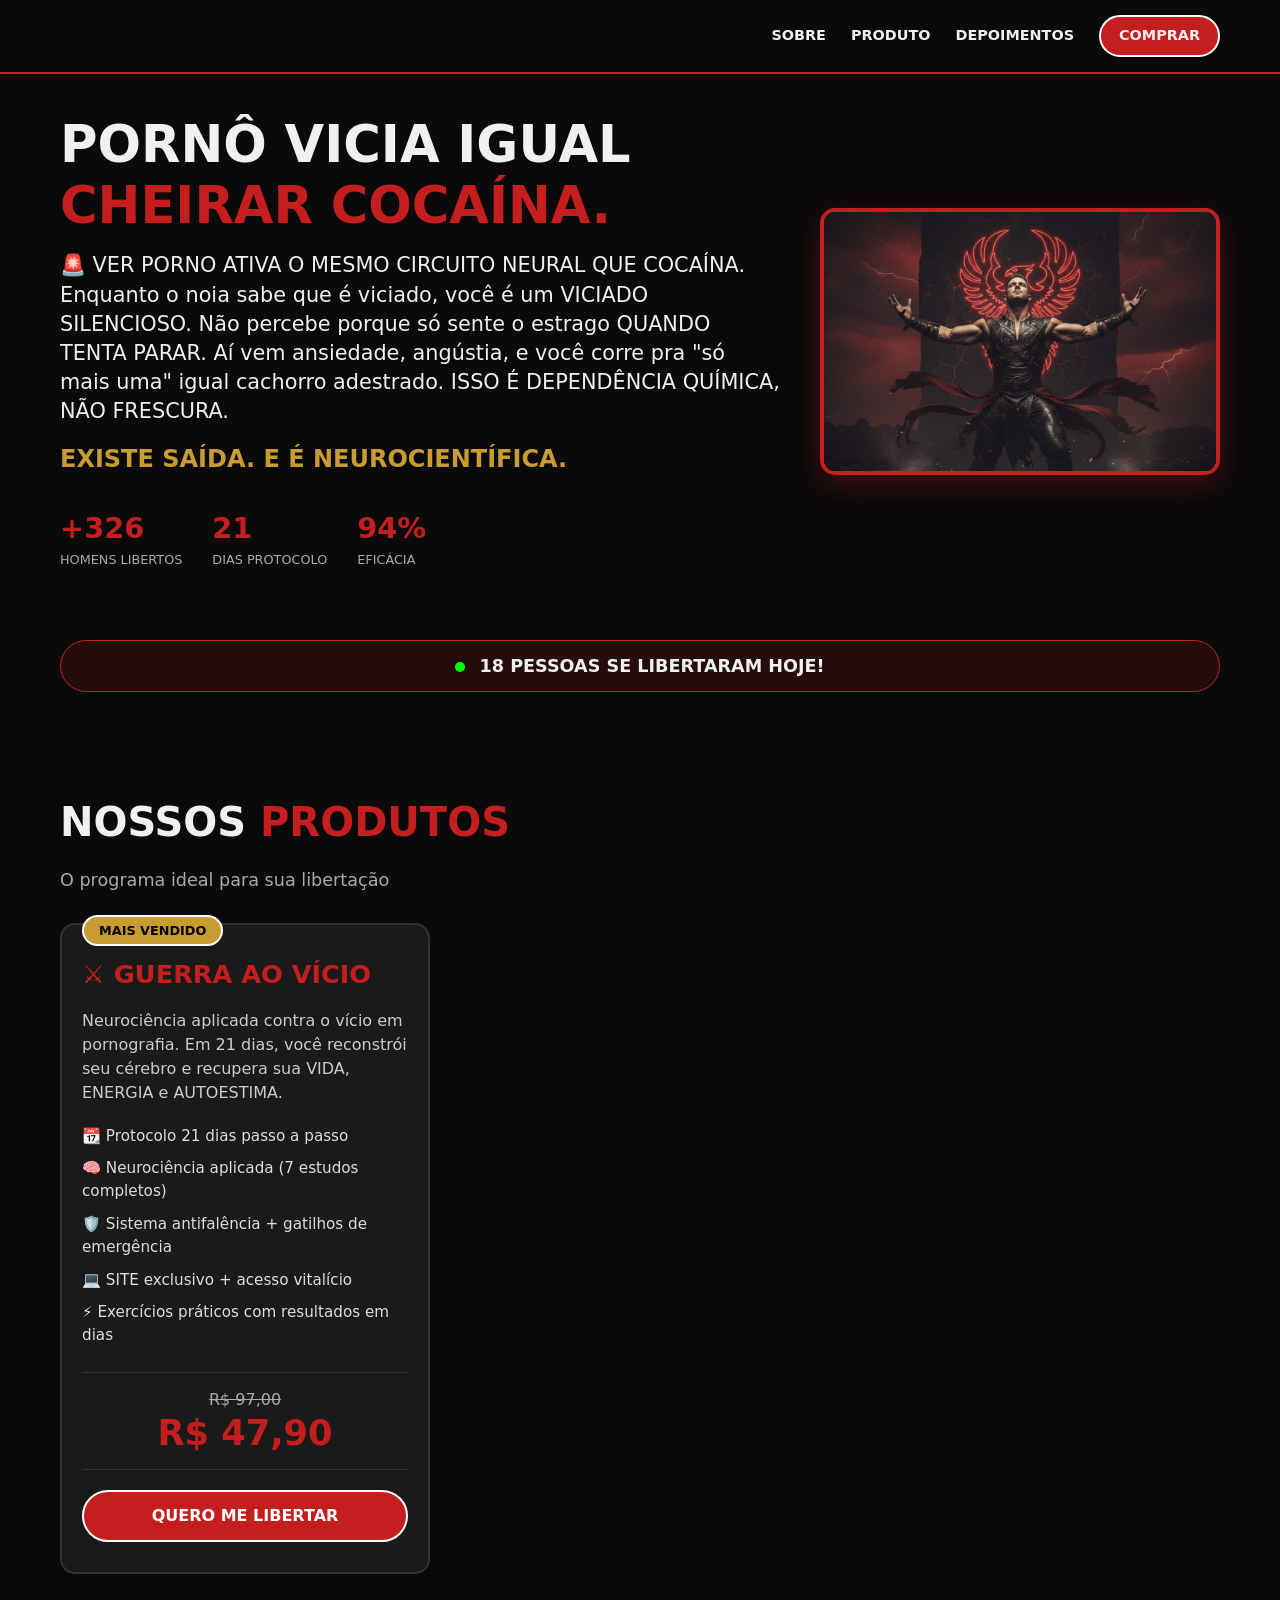
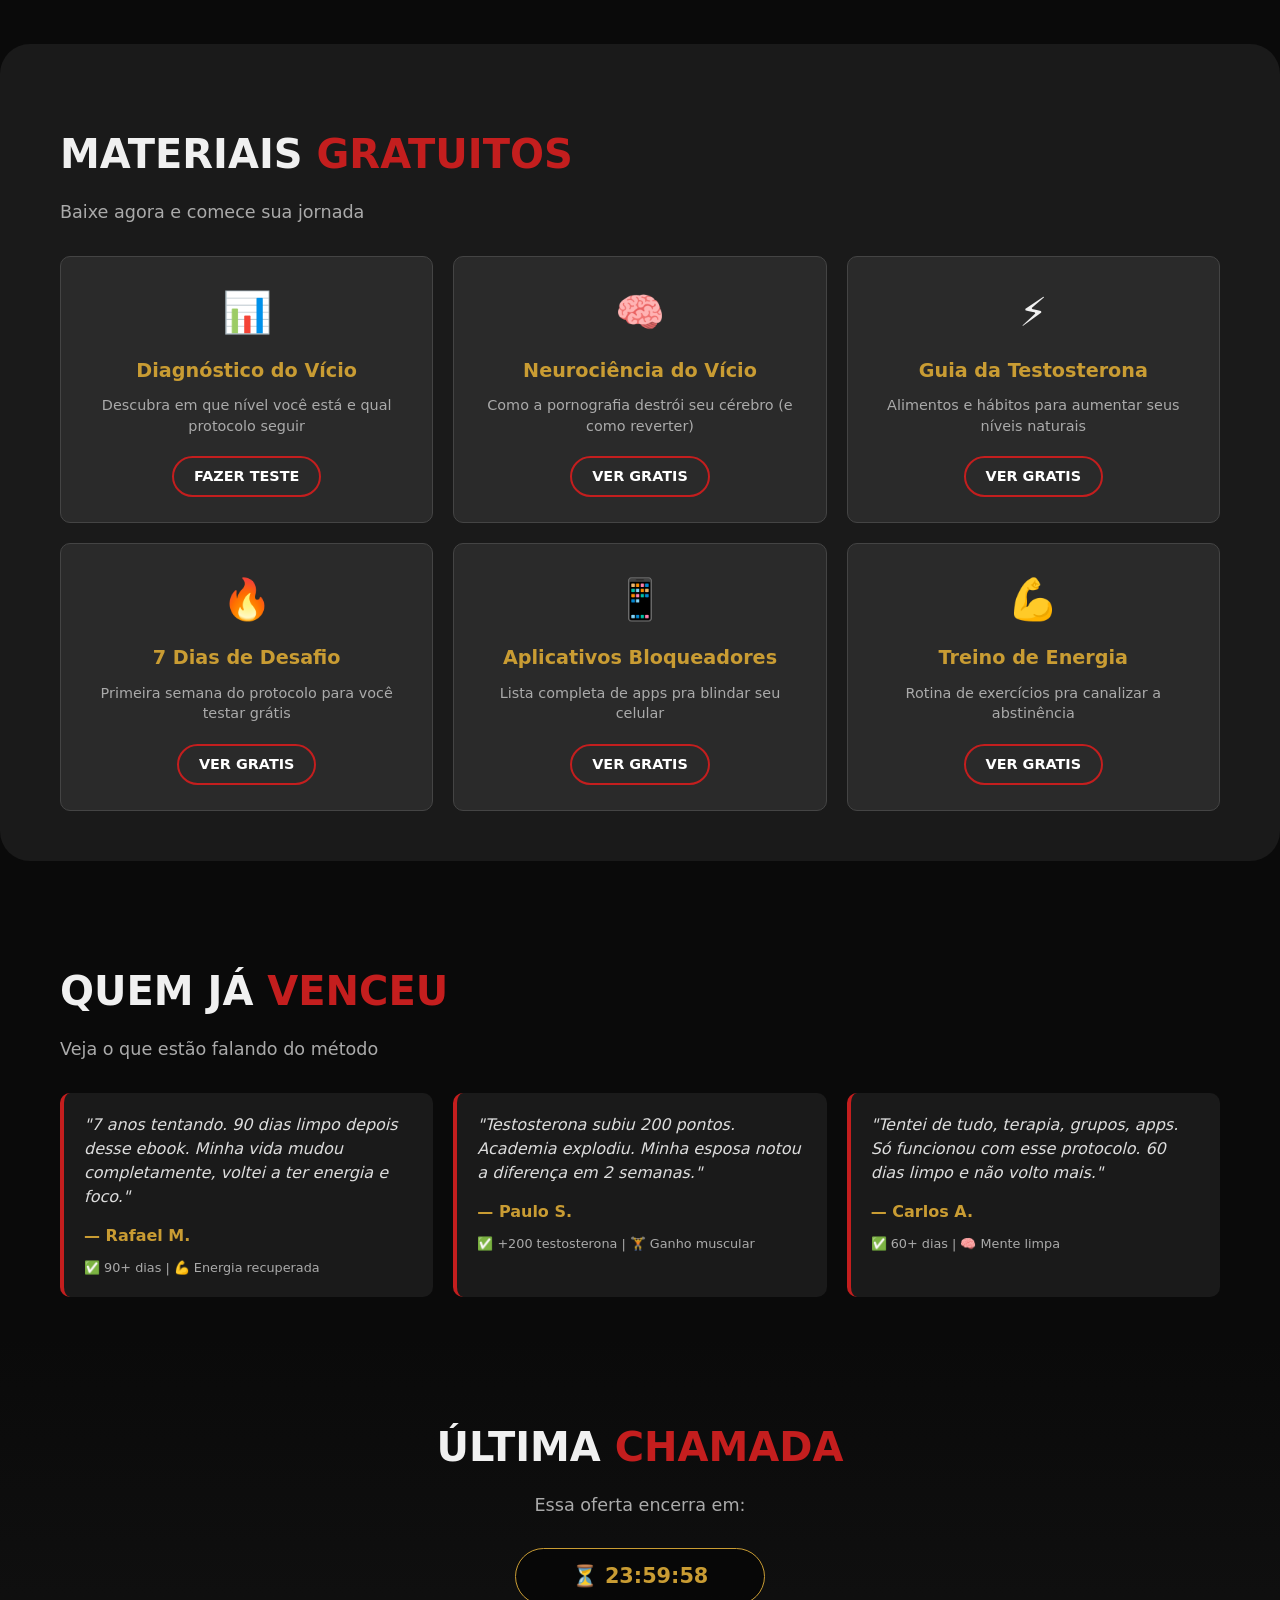
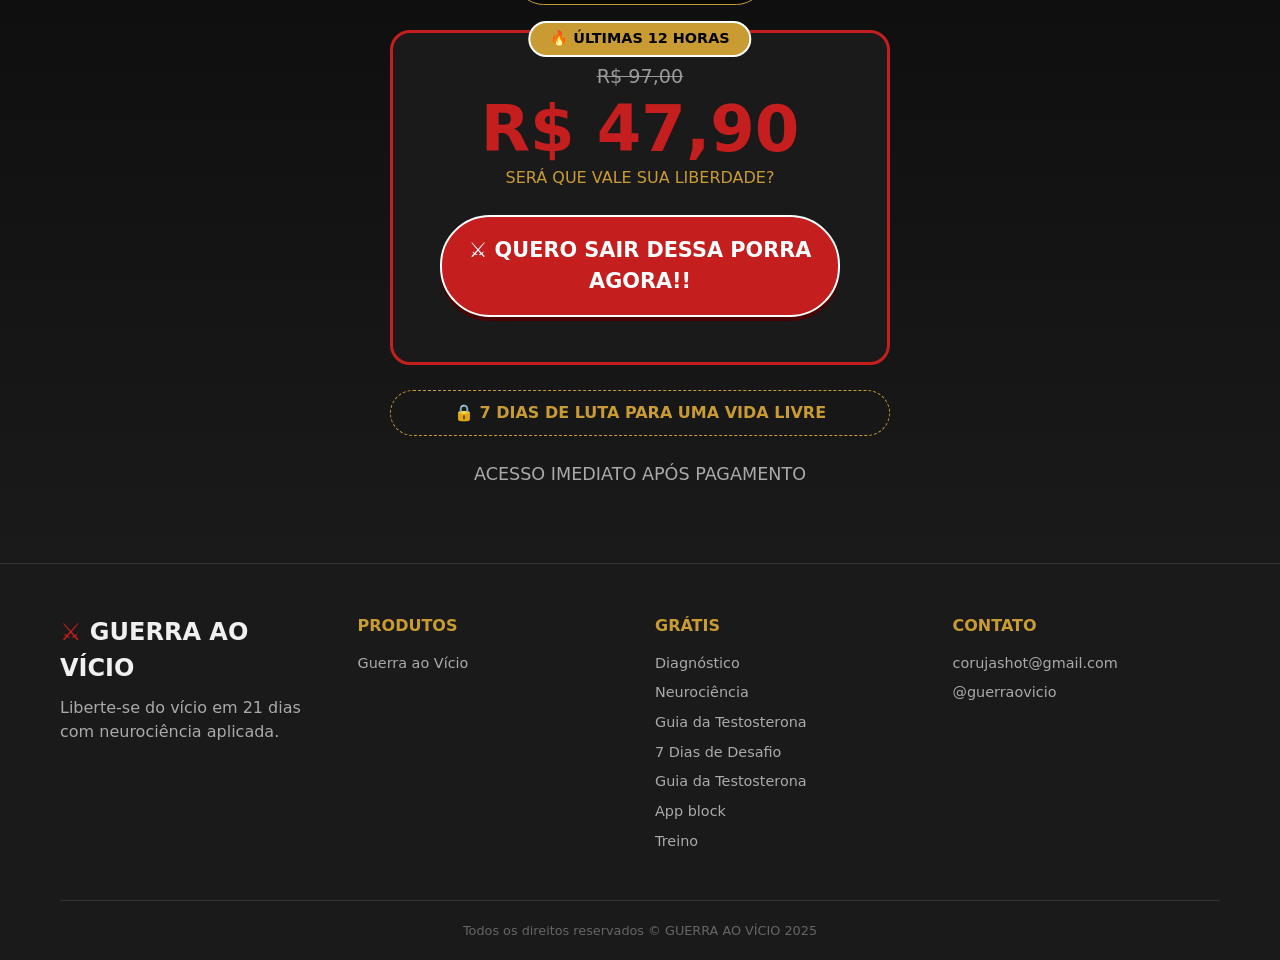
<file: index.html>
<!doctype html>
<html lang="pt-br">
  <head>
    <meta charset="UTF-8" />
    <meta name="viewport" content="width=device-width, initial-scale=1.0" />
    <meta
      name="description"
      content="GUERRA AO VÍCIO - Acabe com a pornografia em 21 dias com neurociência aplicada"
    />
    <title>GUERRA AO VÍCIO - Liberte-se do vício</title>
    <link rel="stylesheet" href="style.css" />
  </head>
  <body>
    <!-- HEADER COM MENU -->
    <header>
      <div class="container">
        <div class="header-flex">
          <div class="logo"><span></span></div>
          <nav class="menu">
            <a href="#sobre">SOBRE</a>
            <a href="#produtos">PRODUTO</a>
            <a href="#depoimentos">DEPOIMENTOS</a>
            <a href="#comprar" class="menu-cta">COMPRAR</a>
          </nav>
        </div>
      </div>
    </header>

    <!-- HERO DE IMPACTO (adaptado) -->
    <section class="hero" id="sobre">
      <div class="container">
        <div class="hero-flex">
          <div class="hero-content">
            <h1>
              PORNÔ VICIA IGUAL <span class="red-text">CHEIRAR COCAÍNA.</span>
            </h1>
            <p class="hero-text">
              🚨 VER PORNO ATIVA O MESMO CIRCUITO NEURAL QUE COCAÍNA. Enquanto o
              noia sabe que é viciado, você é um VICIADO SILENCIOSO. Não percebe
              porque só sente o estrago QUANDO TENTA PARAR. Aí vem ansiedade,
              angústia, e você corre pra "só mais uma" igual cachorro adestrado.
              ISSO É DEPENDÊNCIA QUÍMICA, NÃO FRESCURA.
            </p>

            <p class="hero-highlight">Existe saída. E é neurocientífica.</p>
            <div class="hero-stats">
              <div class="stat-item">
                <span class="stat-number">+326</span>
                <span class="stat-label">HOMENS LIBERTOS</span>
              </div>
              <div class="stat-item">
                <span class="stat-number">21</span>
                <span class="stat-label">DIAS PROTOCOLO</span>
              </div>
              <div class="stat-item">
                <span class="stat-number">94%</span>
                <span class="stat-label">EFICÁCIA</span>
              </div>
            </div>
          </div>
          <img
            src="https://andersonsantosx.github.io/SEUMENTOR/img/libertacao.jpg"
            alt="Homem liberto!!"
            class="hero-image"
            loading="lazy"
          />
        </div>
      </div>
    </section>

    <!-- COMPRAS AO VIVO (igual teu, mas mais integrado) -->
    <div class="container">
      <div class="live-sales">
        <span class="live-dot"></span> <span id="liveCounter">17</span> PESSOAS
        SE LIBERTARAM HOJE!
      </div>
    </div>

    <!-- PRODUTOS (estilo GRUPOEXPAT - CARDS) -->
    <section class="produtos" id="produtos">
      <div class="container">
        <h2>NOSSOS <span class="red-text">PRODUTOS</span></h2>
        <p class="section-sub">O programa ideal para sua libertação</p>

        <div class="cards-grid">
          <!-- Card 1 - Principal -->
          <div class="card">
            <div class="card-badge">MAIS VENDIDO</div>
            <h3>⚔️ GUERRA AO VÍCIO</h3>
            <p class="card-desc">
              Neurociência aplicada contra o vício em pornografia. Em 21 dias,
              você reconstrói seu cérebro e recupera sua VIDA, ENERGIA e
              AUTOESTIMA.
            </p>
            <ul class="card-list">
              <li>📆 Protocolo 21 dias passo a passo</li>
              <li>🧠 Neurociência aplicada (7 estudos completos)</li>
              <li>🛡️ Sistema antifalência + gatilhos de emergência</li>
              <li>💻 SITE exclusivo + acesso vitalício</li>
              <li>⚡ Exercícios práticos com resultados em dias</li>
            </ul>
            <div class="card-price">
              <span class="card-price-old">R$ 97,00</span>
              <span class="card-price-new">R$ 47,90</span>
            </div>
            <a href="https://t.me/OficialMentorBot" class="card-btn"
              >QUERO ME LIBERTAR</a
            >
          </div>
        </div>
      </div>
    </section>

    <!-- MATERIAIS GRATUITOS (igual grupoexpat - GRID) -->
    <section class="gratuitos">
      <div class="container">
        <h2>MATERIAIS <span class="red-text">GRATUITOS</span></h2>
        <p class="section-sub">Baixe agora e comece sua jornada</p>

        <div class="gratuitos-grid">
          <div class="gratuito-item">
            <div class="gratuito-icon">📊</div>
            <h4>Diagnóstico do Vício</h4>
            <p>Descubra em que nível você está e qual protocolo seguir</p>
            <a href="diagnostico.html" class="gratuito-btn">FAZER TESTE</a>
          </div>

          <div class="gratuito-item">
            <div class="gratuito-icon">🧠</div>
            <h4>Neurociência do Vício</h4>
            <p>Como a pornografia destrói seu cérebro (e como reverter)</p>
            <a href="neurociencia.html" class="gratuito-btn">VER GRATIS</a>
          </div>

          <div class="gratuito-item">
            <div class="gratuito-icon">⚡</div>
            <h4>Guia da Testosterona</h4>
            <p>Alimentos e hábitos para aumentar seus níveis naturais</p>
            <a href="testosterona.html" class="gratuito-btn">VER GRATIS</a>
          </div>

          <div class="gratuito-item">
            <div class="gratuito-icon">🔥</div>
            <h4>7 Dias de Desafio</h4>
            <p>Primeira semana do protocolo para você testar grátis</p>
            <a href="desafio7dias.html" class="gratuito-btn">VER GRATIS</a>
          </div>

          <div class="gratuito-item">
            <div class="gratuito-icon">📱</div>
            <h4>Aplicativos Bloqueadores</h4>
            <p>Lista completa de apps pra blindar seu celular</p>
            <a href="aplicativos.html" class="gratuito-btn">VER GRATIS</a>
          </div>

          <div class="gratuito-item">
            <div class="gratuito-icon">💪</div>
            <h4>Treino de Energia</h4>
            <p>Rotina de exercícios pra canalizar a abstinência</p>
            <a href="treino.html" class="gratuito-btn">VER GRATIS</a>
          </div>
        </div>
      </div>
    </section>

    <!-- PROVA SOCIAL (melhorada) -->
    <section class="depoimentos" id="depoimentos">
      <div class="container">
        <h2>QUEM JÁ <span class="red-text">VENCEU</span></h2>
        <p class="section-sub">Veja o que estão falando do método</p>

        <div class="depoimentos-grid">
          <div class="depoimento-card">
            <div class="depoimento-text">
              "7 anos tentando. 90 dias limpo depois desse ebook. Minha vida
              mudou completamente, voltei a ter energia e foco."
            </div>
            <div class="depoimento-autor">— Rafael M.</div>
            <div class="depoimento-tags">
              ✅ 90+ dias | 💪 Energia recuperada
            </div>
          </div>

          <div class="depoimento-card">
            <div class="depoimento-text">
              "Testosterona subiu 200 pontos. Academia explodiu. Minha esposa
              notou a diferença em 2 semanas."
            </div>
            <div class="depoimento-autor">— Paulo S.</div>
            <div class="depoimento-tags">
              ✅ +200 testosterona | 🏋️ Ganho muscular
            </div>
          </div>

          <div class="depoimento-card">
            <div class="depoimento-text">
              "Tentei de tudo, terapia, grupos, apps. Só funcionou com esse
              protocolo. 60 dias limpo e não volto mais."
            </div>
            <div class="depoimento-autor">— Carlos A.</div>
            <div class="depoimento-tags">✅ 60+ dias | 🧠 Mente limpa</div>
          </div>
        </div>
      </div>
    </section>

    <!-- CTA DIRETO (mantendo teu timer e preço) -->
    <section class="cta" id="comprar">
      <div class="container">
        <h2>ÚLTIMA <span class="red-text">CHAMADA</span></h2>
        <p class="section-sub">Essa oferta encerra em:</p>

        <div class="timer" id="timer">⏳ 23:59:00</div>

        <div class="price-box">
          <div class="price-badge">🔥 ÚLTIMAS 12 HORAS</div>
          <div class="price-old">R$ 97,00</div>
          <div class="price-new">R$ 47,90</div>
          <div class="price-parc">SERÁ QUE VALE SUA LIBERDADE?</div>
          <a href="https://t.me/OficialMentorBot" class="btn"
            >⚔️ QUERO SAIR DESSA PORRA AGORA!!</a
          >
        </div>

        <div class="garantia">🔒 7 DIAS DE LUTA PARA UMA VIDA LIVRE</div>

        <div class="pagamento-icons">
          <span>ACESSO IMEDIATO APÓS PAGAMENTO</span>
        </div>
      </div>
    </section>

    <!-- FOOTER -->
    <footer>
      <div class="container">
        <div class="footer-grid">
          <div class="footer-col">
            <div class="logo"><span>⚔️</span> GUERRA AO VÍCIO</div>
            <p>Liberte-se do vício em 21 dias com neurociência aplicada.</p>
          </div>
          <div class="footer-col">
            <h4>PRODUTOS</h4>
            <a href="#">Guerra ao Vício</a>
          </div>
          <div class="footer-col">
            <h4>GRÁTIS</h4>
            <a href="diagnostico.html">Diagnóstico</a>
            <a href="neurociencia.html">Neurociência</a>
            <a href="testosterona.html">Guia da Testosterona</a>
            <a href="desafio7dias.html">7 Dias de Desafio</a>
            <a href="testosterona.html">Guia da Testosterona</a>
            <a href="aplicativos.html"> App block</a>
            <a href="treino.html"> Treino </a>
          </div>
          <div class="footer-col">
            <h4>CONTATO</h4>
            <a href="#">corujashot@gmail.com</a>
            <a href="#">@guerraovicio</a>
          </div>
        </div>
        <div class="footer-bottom">
          Todos os direitos reservados © GUERRA AO VÍCIO 2025
        </div>
      </div>
    </footer>

    <!-- BOTÃO FLUTUANTE -->
    <a href="#comprar" class="floating-btn" id="floatingBtn">⚔️ COMPRAR</a>

    <script>
      // BOTÃO FLUTUANTE
      window.addEventListener("scroll", function () {
        document
          .getElementById("floatingBtn")
          .classList.toggle("show", window.scrollY > 300);
      });

      // TIMER INTELIGENTE - VERSÃO FINAL
      let timerInterval;
      let counterInterval;

      function iniciarTimer() {
        if (timerInterval) clearInterval(timerInterval);

        // USA O LOCAL STORAGE PRA MANTER O TIMER CONSISTENTE
        if (!localStorage.getItem("fimOferta")) {
          const fim = new Date().getTime() + 24 * 60 * 60 * 1000;
          localStorage.setItem("fimOferta", fim);
        }

        atualizarTimer();
        timerInterval = setInterval(atualizarTimer, 1000);
      }

      function atualizarTimer() {
        const timerElement = document.getElementById("timer");
        if (!timerElement) return; // VERIFICA SE A PORRA DO ELEMENTO AINDA EXISTE

        const fim = parseInt(localStorage.getItem("fimOferta") || 0);
        const diff = fim - new Date().getTime();

        if (diff <= 0) {
          timerElement.innerHTML = "⏳ ENCERRADO";
          localStorage.removeItem("fimOferta");
          clearInterval(timerInterval);
          return;
        }

        const h = Math.floor(diff / 3600000);
        const m = Math.floor((diff % 3600000) / 60000);
        const s = Math.floor((diff % 60000) / 1000);

        timerElement.innerHTML = `⏳ ${h.toString().padStart(2, "0")}:${m.toString().padStart(2, "0")}:${s.toString().padStart(2, "0")}`;
      }

      // FUNÇÃO PRA CALCULAR AUMENTO BASEADO NO HORÁRIO
      function calcularAumento(hora) {
        // HORÁRIO DE PICO (19-22h): AUMENTA MAIS
        if (hora >= 19 && hora <= 22) {
          return Math.floor(Math.random() * 4) + 2; // 2-5
        }
        // HORÁRIO COMERCIAL (10-18h): AUMENTO MÉDIO
        else if (hora >= 10 && hora <= 18) {
          return Math.floor(Math.random() * 3) + 1; // 1-3
        }
        // OUTROS HORÁRIOS: AUMENTO PEQUENO OU NADA
        else {
          return Math.floor(Math.random() * 2); // 0-1
        }
      }

      // CONTADOR QUE SOBE ATÉ 46 E MANTÉM
      function iniciarContador() {
        const counterElement = document.getElementById("liveCounter");
        if (!counterElement) return;

        if (counterInterval) clearInterval(counterInterval);

        // VERIFICA SE É NOVO DIA PRA RESETAR
        const ultimoReset = localStorage.getItem("ultimoReset");
        const hoje = new Date().toDateString();

        if (ultimoReset !== hoje) {
          // RESETA SÓ SE PASSOU DO DIA
          localStorage.setItem("liveCounter", 18);
          localStorage.setItem("ultimoReset", hoje);
          console.log("🔄 NOVO DIA, CONTADOR RESETADO");
        }

        // PEGA O VALOR SALVO OU COMEÇA COM 18
        let liveCounter = parseInt(localStorage.getItem("liveCounter") || 18);
        counterElement.textContent = liveCounter;

        // SE JÁ TIVER CHEGADO NO LIMITE, MUDA A COR
        if (liveCounter >= 45) {
          counterElement.style.color = "#ff0000";
          counterElement.style.fontWeight = "bold";
        }

        counterInterval = setInterval(() => {
          const hora = new Date().getHours();
          const counterElement = document.getElementById("liveCounter");
          if (!counterElement) return;

          // RECUPERA O VALOR ATUAL (PODE TER MUDADO EM OUTRA ABA)
          liveCounter = parseInt(localStorage.getItem("liveCounter") || 18);

          // SÓ ATUALIZA EM HORÁRIO COMERCIAL E SE NÃO PASSOU DE 46
          if (hora >= 8 && hora <= 23 && liveCounter < 46) {
            // USA A FUNÇÃO DE AUMENTO INTELIGENTE
            const aumento = calcularAumento(hora);
            liveCounter += aumento;

            // SE PASSOU DE 46, TRAVA EM 46
            if (liveCounter > 46) liveCounter = 46;

            // SALVA A PORRA TODA
            localStorage.setItem("liveCounter", liveCounter);

            // SE CHEGOU NO LIMITE, MUDA O TEXTO PRA PRESSIONAR
            if (liveCounter >= 45) {
              counterElement.style.color = "#ff0000";
              counterElement.style.fontWeight = "bold";
            }

            // LOG PRA VOCÊ ACOMPANHAR (REMOVER EM PRODUÇÃO)
            console.log(`👥 CONTADOR: ${liveCounter} (${aumento})`);
          }

          counterElement.textContent = liveCounter;

          // SE JÁ TÁ NO LIMITE, DIMINUI FREQUÊNCIA PRA ECONOMIZAR
          if (liveCounter >= 46) {
            clearInterval(counterInterval);
            // INTERVAL SÓ PRA MANTER O VALOR
            counterInterval = setInterval(() => {
              const el = document.getElementById("liveCounter");
              if (el) el.textContent = 46;
            }, 60000);
          }
        }, 30000); // 30 SEGUNDOS PRA PARECER MAIS REAL
      }

      // FUNÇÃO PRA RESETAR MANUALMENTE (SE PRECISAR)
      function resetarContador() {
        localStorage.setItem("liveCounter", 18);
        localStorage.setItem("ultimoReset", new Date().toDateString());
        const el = document.getElementById("liveCounter");
        if (el) {
          el.textContent = 18;
          el.style.color = "";
          el.style.fontWeight = "";
        }
        console.log("🔄 CONTADOR RESETADO MANUALMENTE");
      }

      // INICIA TUDO QUANDO O DOM CARREGAR
      document.addEventListener("DOMContentLoaded", function () {
        iniciarTimer();
        iniciarContador();
      });

      // LIMPEZA AO SAIR
      window.addEventListener("beforeunload", function () {
        if (timerInterval) clearInterval(timerInterval);
        if (counterInterval) clearInterval(counterInterval);
      });
    </script>
  </body>
</html>
</file>
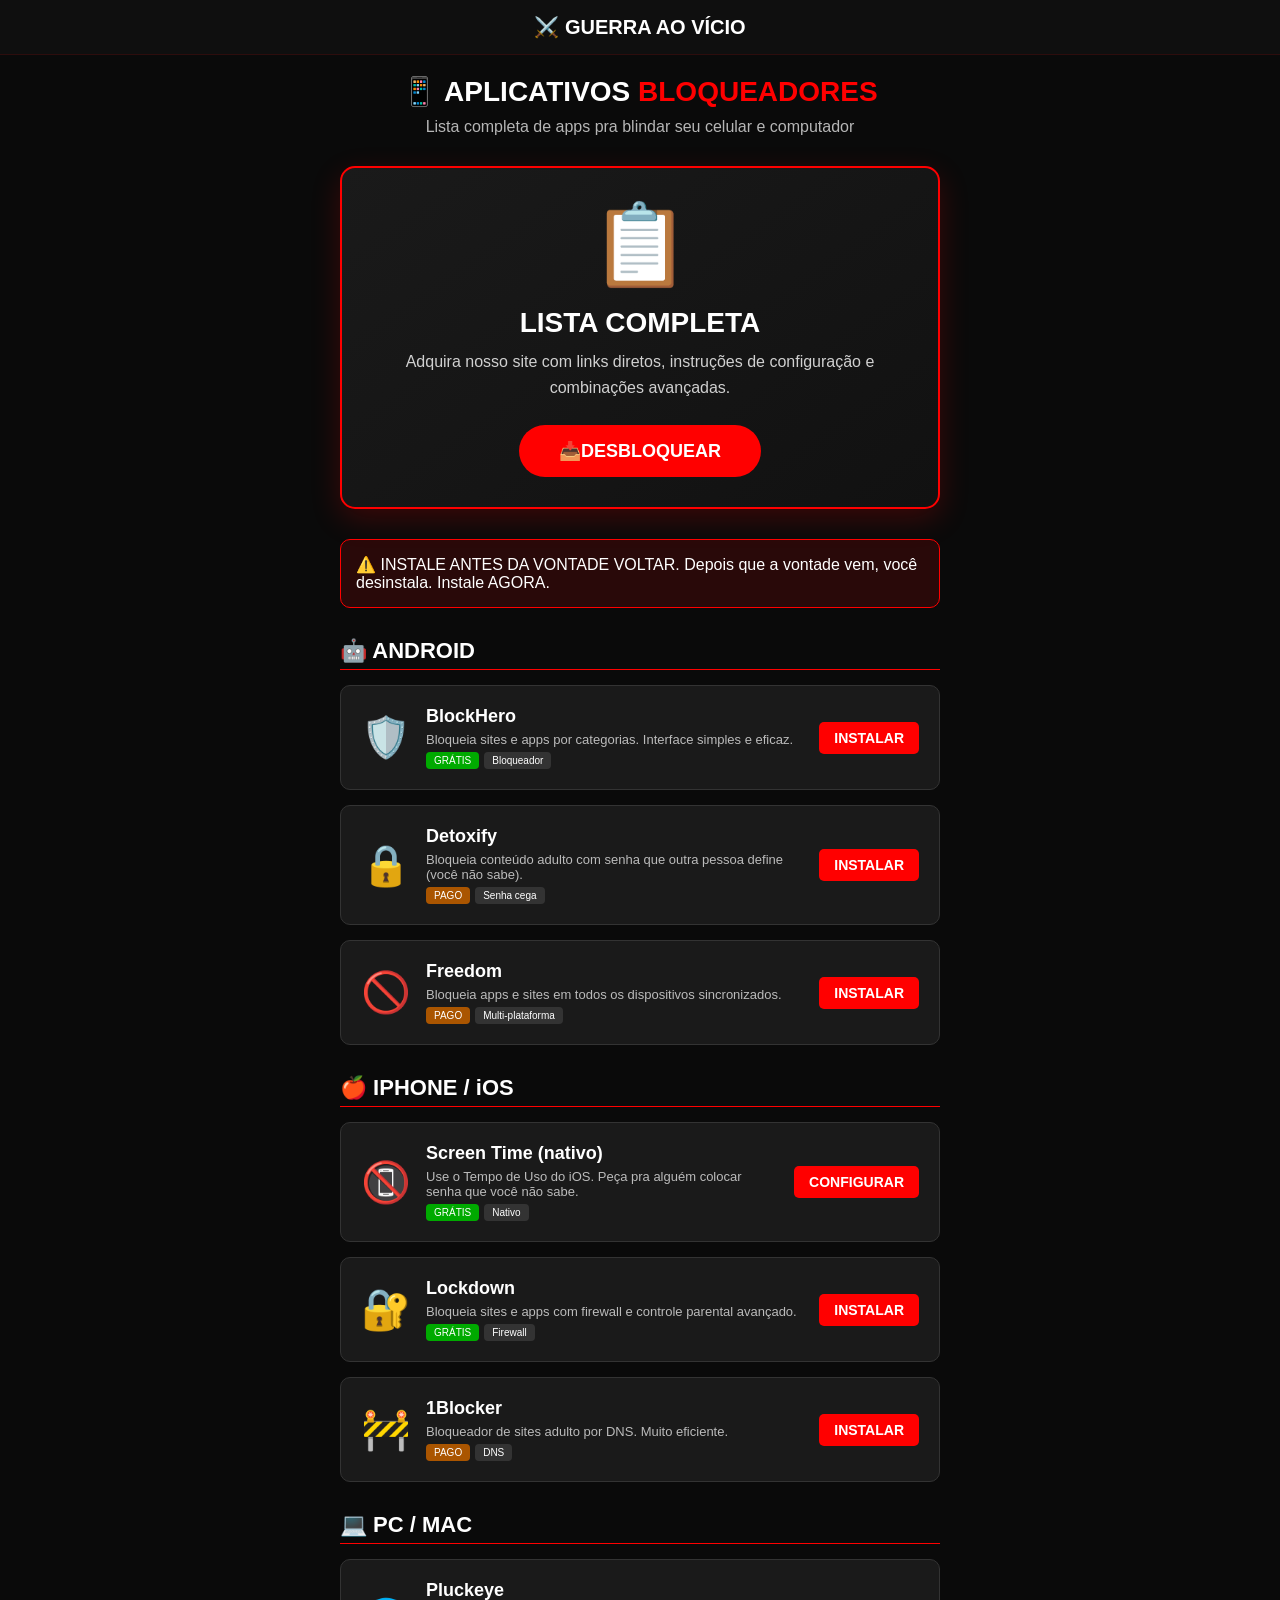
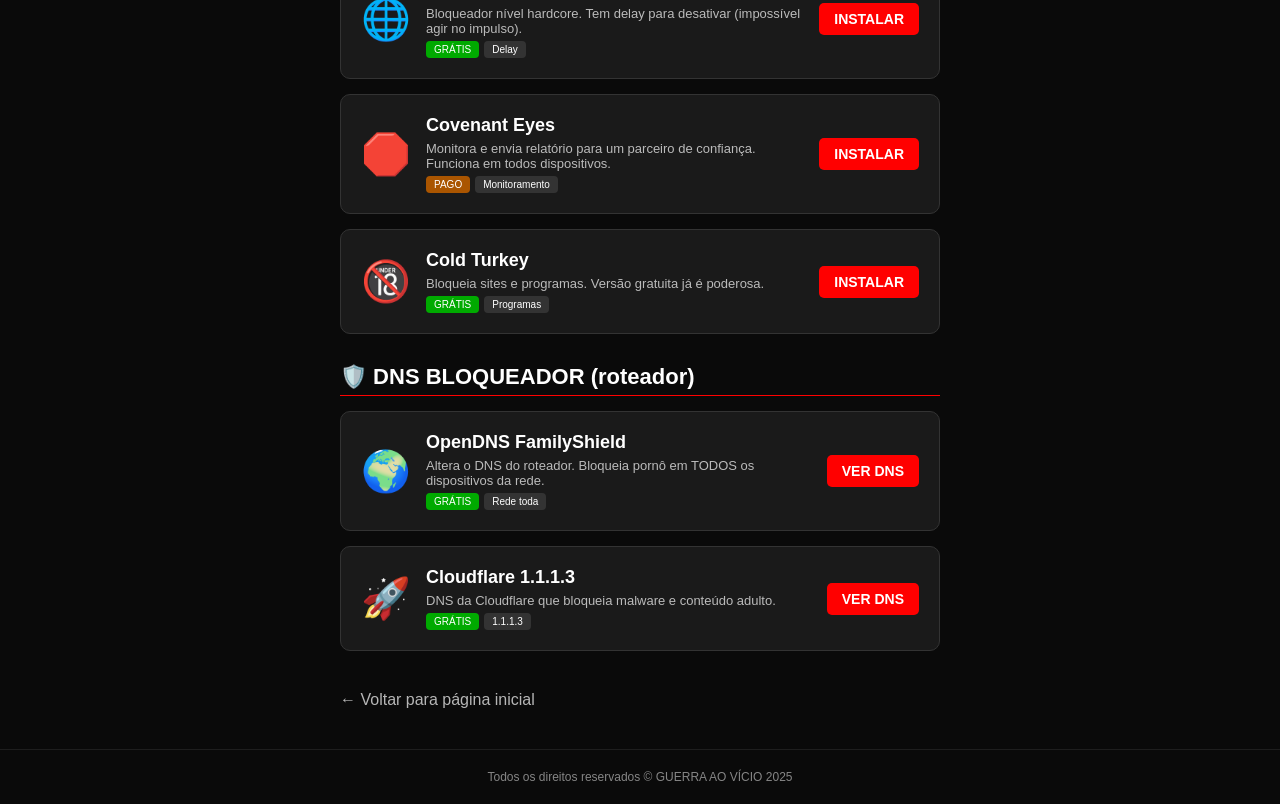
<file: aplicativos.html>
<!DOCTYPE html>
<html lang="pt-br">
<head>
    <meta charset="UTF-8">
    <meta name="viewport" content="width=device-width, initial-scale=1.0, maximum-scale=1.0, user-scalable=yes">
    <meta name="description" content="Aplicativos Bloqueadores - Blindagem digital contra pornografia">
    <title>Apps Bloqueadores - Guerra ao Vício</title>
    <style>
        * {
            margin: 0;
            padding: 0;
            box-sizing: border-box;
            font-family: -apple-system, BlinkMacSystemFont, 'Segoe UI', Roboto, sans-serif;
        }
        
        body {
            background-color: #0a0a0a;
            color: #fff;
        }
        
        .header {
            background-color: #0f0f0f;
            padding: 15px 0;
            border-bottom: 1px solid #ff000020;
            text-align: center;
            position: sticky;
            top: 0;
            z-index: 10;
        }
        
        .header a {
            color: #fff;
            text-decoration: none;
            font-size: 20px;
            font-weight: bold;
        }
        
        .header span {
            color: #ff0000;
        }
        
        .container {
            width: 90%;
            max-width: 600px;
            margin: 0 auto;
            padding: 20px 0;
        }
        
        h1 {
            font-size: 28px;
            margin-bottom: 10px;
            text-align: center;
        }
        
        .red-text {
            color: #ff0000;
        }
        
        .sub {
            text-align: center;
            opacity: 0.7;
            margin-bottom: 30px;
        }
        
        .download-card {
            background: linear-gradient(145deg, #1a1a1a, #111);
            border: 2px solid #ff0000;
            border-radius: 15px;
            padding: 30px 20px;
            text-align: center;
            margin-bottom: 30px;
            box-shadow: 0 10px 30px rgba(255,0,0,0.2);
        }
        
        .download-icon {
            font-size: 80px;
            margin-bottom: 15px;
        }
        
        .download-title {
            font-size: 28px;
            font-weight: bold;
            margin-bottom: 10px;
        }
        
        .download-desc {
            margin-bottom: 25px;
            opacity: 0.8;
            line-height: 1.6;
        }
        
        .download-btn {
            background-color: #ff0000;
            color: #fff;
            text-decoration: none;
            padding: 15px 40px;
            border-radius: 50px;
            font-weight: bold;
            font-size: 18px;
            display: inline-block;
            transition: transform 0.3s, background 0.3s;
            border: none;
            cursor: pointer;
        }
        
        .download-btn:hover {
            background-color: #cc0000;
            transform: scale(1.05);
        }
        
        .app-card {
            background-color: #1a1a1a;
            border-radius: 10px;
            padding: 20px;
            margin-bottom: 15px;
            display: flex;
            align-items: center;
            gap: 15px;
            border: 1px solid #333;
        }
        
        .app-icon {
            font-size: 40px;
            min-width: 50px;
            text-align: center;
        }
        
        .app-info {
            flex: 1;
        }
        
        .app-info h3 {
            font-size: 18px;
            margin-bottom: 5px;
        }
        
        .app-info p {
            font-size: 13px;
            opacity: 0.7;
            margin-bottom: 5px;
        }
        
        .app-tags {
            display: flex;
            gap: 5px;
            flex-wrap: wrap;
        }
        
        .tag {
            background-color: #333;
            padding: 3px 8px;
            border-radius: 4px;
            font-size: 10px;
        }
        
        .tag-free {
            background-color: #00aa00;
        }
        
        .tag-paid {
            background-color: #aa5500;
        }
        
        .app-link {
            background-color: #ff0000;
            color: #fff;
            text-decoration: none;
            padding: 8px 15px;
            border-radius: 5px;
            font-size: 14px;
            font-weight: bold;
            white-space: nowrap;
        }
        
        .app-link:hover {
            background-color: #cc0000;
        }
        
        .platform-section {
            margin: 30px 0 20px;
        }
        
        .platform-title {
            font-size: 22px;
            margin-bottom: 15px;
            border-bottom: 1px solid #ff0000;
            padding-bottom: 5px;
        }
        
        .back-link {
            display: inline-block;
            margin: 20px 0;
            color: #fff;
            text-decoration: none;
            opacity: 0.7;
        }
        
        .back-link:hover {
            opacity: 1;
        }
        
        .footer {
            text-align: center;
            padding: 20px;
            font-size: 12px;
            opacity: 0.5;
            border-top: 1px solid #333;
        }

        /* REMOVER SELEÇÃO DE TEXTO E TRACINHO DE DIGITAÇÃO */
* {
    -webkit-user-select: none;  /* Chrome, Safari, Opera */
    -moz-user-select: none;     /* Firefox */
    -ms-user-select: none;      /* Internet Explorer/Edge */
    user-select: none;          /* Padrão */
    
    /* Remove o cursor de texto/piscar */
    caret-color: transparent;   /* Remove o tracinho de digitação */
}

/* EXCEÇÕES - CASO QUEIRA PERMITIR SELEÇÃO EM ALGUM LOCAL ESPECÍFICO */
input, textarea, .permitir-selecao {
    -webkit-user-select: text;  /* Permite seleção */
    -moz-user-select: text;
    -ms-user-select: text;
    user-select: text;
    
    caret-color: auto;          /* Restaura o cursor normal */
}

/* REMOVER QUALQUER MARCAÇÃO DE SELEÇÃO */
::selection {
    background: transparent;    /* Remove fundo azul da seleção */
    color: inherit;             /* Mantém a cor do texto */
}

::-moz-selection {
    background: transparent;
    color: inherit;
}

/* REMOVER O CURSOR DE TEXTO DE TODOS OS ELEMENTOS */
html, body, div, span, applet, object, iframe,
h1, h2, h3, h4, h5, h6, p, blockquote, pre,
a, abbr, acronym, address, big, cite, code,
del, dfn, em, img, ins, kbd, q, s, samp,
small, strike, strong, sub, sup, tt, var,
b, u, i, center,
dl, dt, dd, ol, ul, li,
fieldset, form, label, legend,
table, caption, tbody, tfoot, thead, tr, th, td,
article, aside, canvas, details, embed, 
figure, figcaption, footer, header, hgroup, 
menu, nav, output, ruby, section, summary,
time, mark, audio, video {
    caret-color: transparent;
}

/* PARA NAVEGADORES QUE AINDA MOSTRAM O CURSOR */
:focus {
    outline: 0 !important;      /* Remove outline ao focar */
    caret-color: transparent !important;
}

/* BLOQUEAR CLIQUE COM BOTÃO DIREITO (OPCIONAL) */
body {
    -webkit-touch-callout: none; /* Desabilita menu no iOS */
}
    </style>
</head>
<body>
    <div class="header">
        <a href="index.html"><span>⚔️</span> GUERRA AO VÍCIO</a>
    </div>
    
    <div class="container">
        <h1>📱 APLICATIVOS <span class="red-text">BLOQUEADORES</span></h1>
        <p class="sub">Lista completa de apps pra blindar seu celular e computador</p>
        
        <div class="download-card">
            <div class="download-icon">📋</div>
            <div class="download-title">LISTA COMPLETA</div>
            <div class="download-desc">Adquira nosso site com links diretos, instruções de configuração e combinações avançadas.</div>
            <a href="index.html#comprar" class="download-btn"> 📥DESBLOQUEAR </a>
        </div>
        
        <div class="warning-box" style="background-color:#ff000020; border:1px solid #ff0000; border-radius:10px; padding:15px; margin-bottom:30px;">
            ⚠️ INSTALE ANTES DA VONTADE VOLTAR. Depois que a vontade vem, você desinstala. Instale AGORA.
        </div>
        
        <div class="platform-section">
            <h2 class="platform-title">🤖 ANDROID</h2>
            
            <div class="app-card">
                <div class="app-icon">🛡️</div>
                <div class="app-info">
                    <h3>BlockHero</h3>
                    <p>Bloqueia sites e apps por categorias. Interface simples e eficaz.</p>
                    <div class="app-tags">
                        <span class="tag tag-free">GRÁTIS</span>
                        <span class="tag">Bloqueador</span>
                    </div>
                </div>
                <a href="https://play.google.com/store/apps/details?id=com.blockerhero&pcampaignid=web_share" class="app-link">INSTALAR</a>
            </div>
            
            <div class="app-card">
                <div class="app-icon">🔒</div>
                <div class="app-info">
                    <h3>Detoxify</h3>
                    <p>Bloqueia conteúdo adulto com senha que outra pessoa define (você não sabe).</p>
                    <div class="app-tags">
                        <span class="tag tag-paid">PAGO</span>
                        <span class="tag">Senha cega</span>
                    </div>
                </div>
                <a href="https://play.google.com/store/apps/details?id=com.detoxify&pcampaignid=web_share" class="app-link">INSTALAR</a>
            </div>
            
            <div class="app-card">
                <div class="app-icon">🚫</div>
                <div class="app-info">
                    <h3>Freedom</h3>
                    <p>Bloqueia apps e sites em todos os dispositivos sincronizados.</p>
                    <div class="app-tags">
                        <span class="tag tag-paid">PAGO</span>
                        <span class="tag">Multi-plataforma</span>
                    </div>
                </div>
                <a href="https://play.google.com/store/apps/details?id=to.freedom.android2&pcampaignid=web_share" class="app-link" >INSTALAR</a>
            </div>
        </div>
        
        <div class="platform-section">
            <h2 class="platform-title">🍎 IPHONE / iOS</h2>
            
            <div class="app-card">
                <div class="app-icon">📵</div>
                <div class="app-info">
                    <h3>Screen Time (nativo)</h3>
                    <p>Use o Tempo de Uso do iOS. Peça pra alguém colocar senha que você não sabe.</p>
                    <div class="app-tags">
                        <span class="tag tag-free">GRÁTIS</span>
                        <span class="tag">Nativo</span>
                    </div>
                </div>
                <a href="#" class="app-link" onclick="alert('Acesse Cofiguraçoes > Tempo de Uso')">CONFIGURAR</a>
            </div>
            
            <div class="app-card">
                <div class="app-icon">🔐</div>
                <div class="app-info">
                    <h3>Lockdown</h3>
                    <p>Bloqueia sites e apps com firewall e controle parental avançado.</p>
                    <div class="app-tags">
                        <span class="tag tag-free">GRÁTIS</span>
                        <span class="tag">Firewall</span>
                    </div>
                </div>
                <a href="https://apps.apple.com/us/app/lockdown-block-apps-focus/id6745404084" class="app-link" >INSTALAR</a>
            </div>
            
            <div class="app-card">
                <div class="app-icon">🚧</div>
                <div class="app-info">
                    <h3>1Blocker</h3>
                    <p>Bloqueador de sites adulto por DNS. Muito eficiente.</p>
                    <div class="app-tags">
                        <span class="tag tag-paid">PAGO</span>
                        <span class="tag">DNS</span>
                    </div>
                </div>
                <a href="https://apps.apple.com/us/app/1blocker-ad-blocker/id1365531024" class="app-link" >INSTALAR</a>
            </div>
        </div>
        
        <div class="platform-section">
            <h2 class="platform-title">💻 PC / MAC</h2>
            
            <div class="app-card">
                <div class="app-icon">🌐</div>
                <div class="app-info">
                    <h3>Pluckeye</h3>
                    <p>Bloqueador nível hardcore. Tem delay para desativar (impossível agir no impulso).</p>
                    <div class="app-tags">
                        <span class="tag tag-free">GRÁTIS</span>
                        <span class="tag">Delay</span>
                    </div>
                </div>
                <a href="https://www.pluckeye.net/" class="app-link">INSTALAR</a>
            </div>
            
            <div class="app-card">
                <div class="app-icon">🛑</div>
                <div class="app-info">
                    <h3>Covenant Eyes</h3>
                    <p>Monitora e envia relatório para um parceiro de confiança. Funciona em todos dispositivos.</p>
                    <div class="app-tags">
                        <span class="tag tag-paid">PAGO</span>
                        <span class="tag">Monitoramento</span>
                    </div>
                </div>
                <a href="https://www.covenanteyes.com/" class="app-link" >INSTALAR</a>
            </div>
            
            <div class="app-card">
                <div class="app-icon">🔞</div>
                <div class="app-info">
                    <h3>Cold Turkey</h3>
                    <p>Bloqueia sites e programas. Versão gratuita já é poderosa.</p>
                    <div class="app-tags">
                        <span class="tag tag-free">GRÁTIS</span>
                        <span class="tag">Programas</span>
                    </div>
                </div>
                <a href="https://getcoldturkey.com/" class="app-link">INSTALAR</a>
            </div>
        </div>
        
        <div class="platform-section">
            <h2 class="platform-title">🛡️ DNS BLOQUEADOR (roteador)</h2>
            
            <div class="app-card">
                <div class="app-icon">🌍</div>
                <div class="app-info">
                    <h3>OpenDNS FamilyShield</h3>
                    <p>Altera o DNS do roteador. Bloqueia pornô em TODOS os dispositivos da rede.</p>
                    <div class="app-tags">
                        <span class="tag tag-free">GRÁTIS</span>
                        <span class="tag">Rede toda</span>
                    </div>
                </div>
                <a href="#" class="app-link" onclick="alert('DNS: 208.67.222.123 e 208.67.220.123')">VER DNS</a>
            </div>
            
            <div class="app-card">
                <div class="app-icon">🚀</div>
                <div class="app-info">
                    <h3>Cloudflare 1.1.1.3</h3>
                    <p>DNS da Cloudflare que bloqueia malware e conteúdo adulto.</p>
                    <div class="app-tags">
                        <span class="tag tag-free">GRÁTIS</span>
                        <span class="tag">1.1.1.3</span>
                    </div>
                </div>
                <a href="#" class="app-link" onclick="alert('DNS: 1.1.1.3 e 1.0.0.3')">VER DNS</a>
            </div>
        </div>
        
        <a href="index.html" class="back-link">← Voltar para página inicial</a>
    </div>
    
    <div class="footer">
        Todos os direitos reservados © GUERRA AO VÍCIO 2025
    </div>
</body>
</html>
</file>
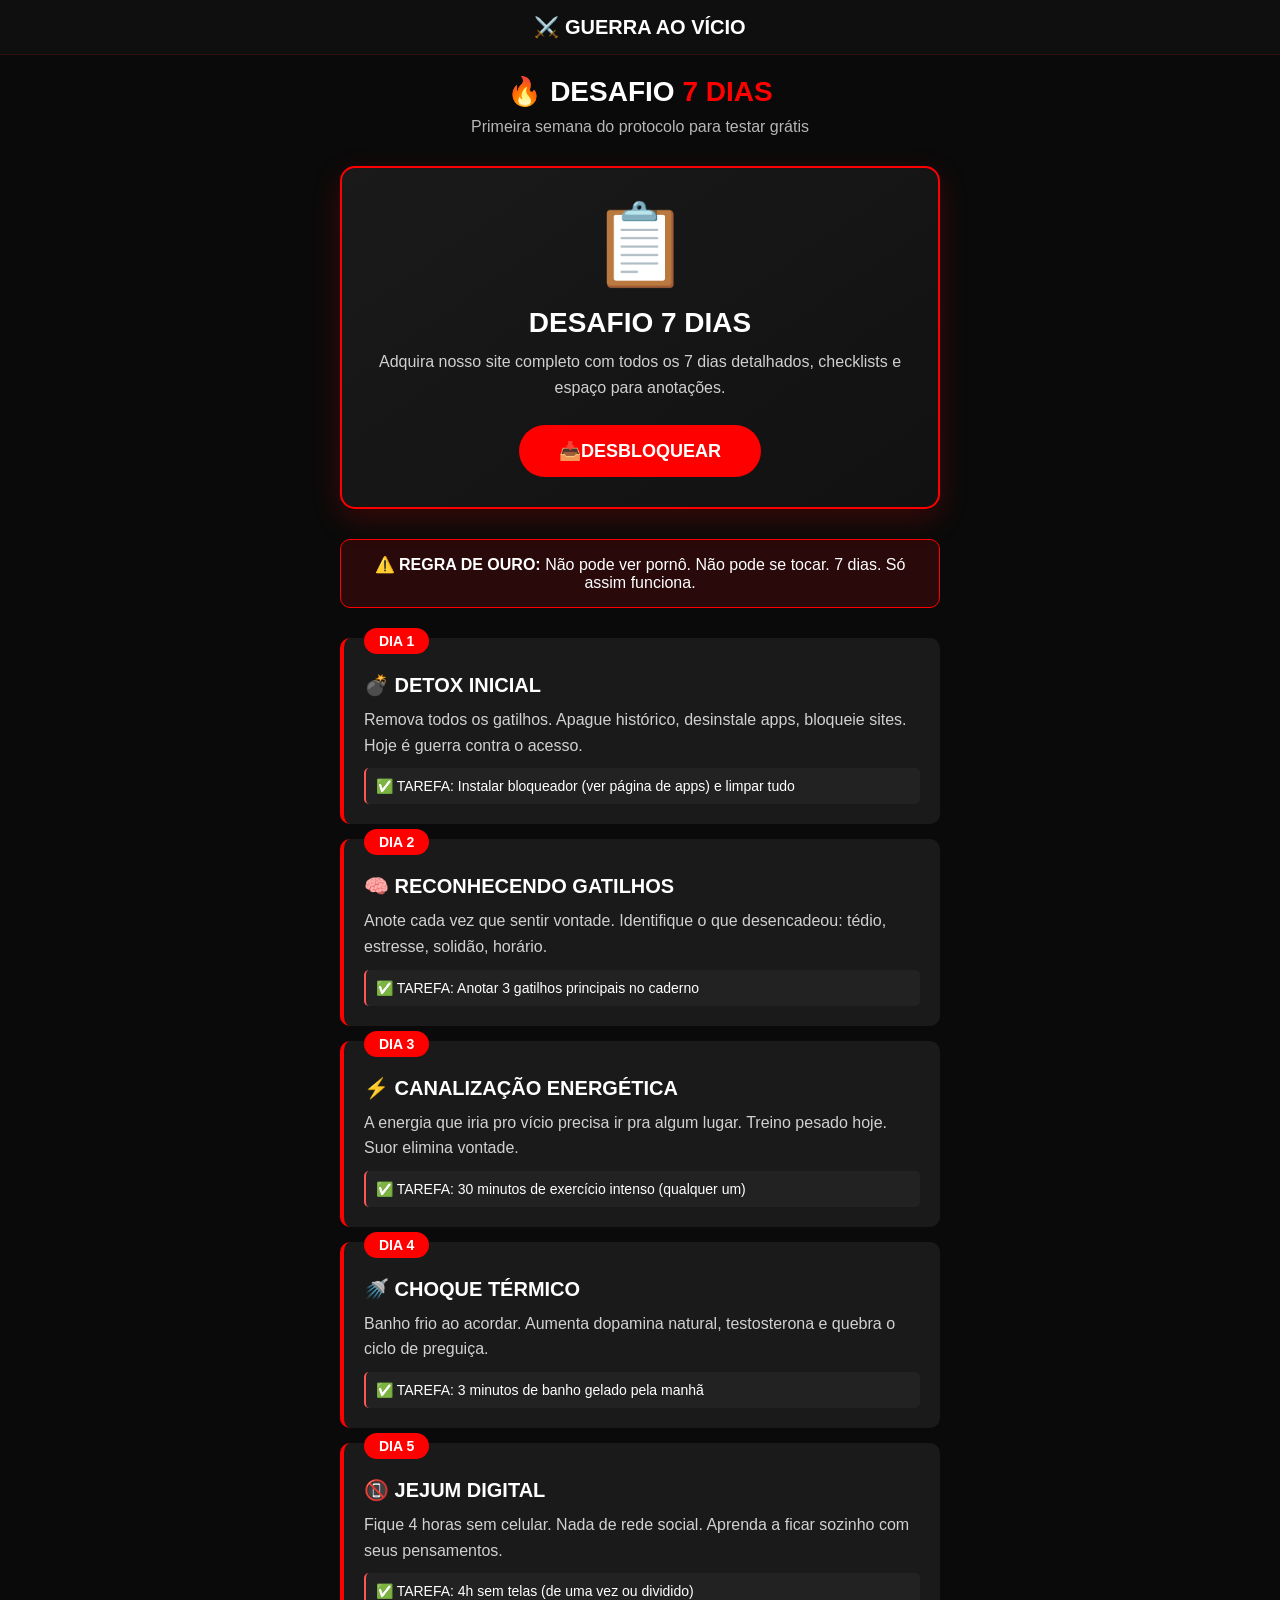
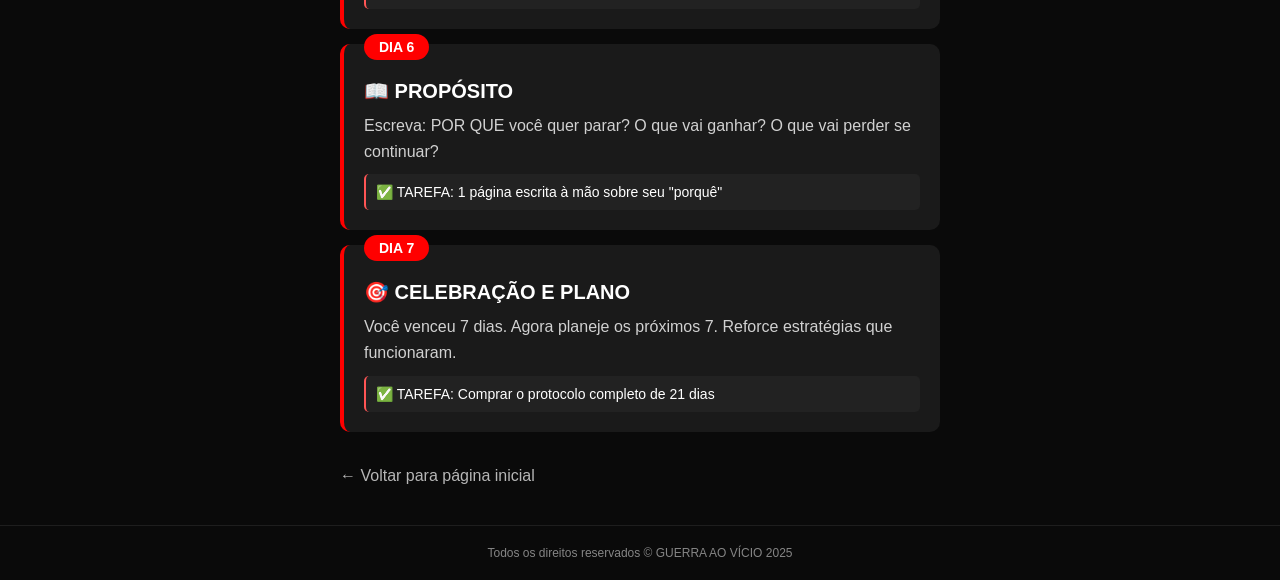
<file: desafio7dias.html>
<!DOCTYPE html>
<html lang="pt-br">
<head>
    <meta charset="UTF-8">
    <meta name="viewport" content="width=device-width, initial-scale=1.0, maximum-scale=1.0, user-scalable=yes">
    <meta name="description" content="Desafio 7 Dias - Primeira semana do protocolo Guerra ao Vício">
    <title>Desafio 7 Dias - Guerra ao Vício</title>
    <style>
        * {
            margin: 0;
            padding: 0;
            box-sizing: border-box;
            font-family: -apple-system, BlinkMacSystemFont, 'Segoe UI', Roboto, sans-serif;
        }
        
        body {
            background-color: #0a0a0a;
            color: #fff;
        }
        
        .header {
            background-color: #0f0f0f;
            padding: 15px 0;
            border-bottom: 1px solid #ff000020;
            text-align: center;
            position: sticky;
            top: 0;
            z-index: 10;
        }
        
        .header a {
            color: #fff;
            text-decoration: none;
            font-size: 20px;
            font-weight: bold;
        }
        
        .header span {
            color: #ff0000;
        }
        
        .container {
            width: 90%;
            max-width: 600px;
            margin: 0 auto;
            padding: 20px 0;
        }
        
        h1 {
            font-size: 28px;
            margin-bottom: 10px;
            text-align: center;
        }
        
        .red-text {
            color: #ff0000;
        }
        
        .sub {
            text-align: center;
            opacity: 0.7;
            margin-bottom: 30px;
        }
        
        .download-card {
            background: linear-gradient(145deg, #1a1a1a, #111);
            border: 2px solid #ff0000;
            border-radius: 15px;
            padding: 30px 20px;
            text-align: center;
            margin-bottom: 30px;
            box-shadow: 0 10px 30px rgba(255,0,0,0.2);
        }
        
        .download-icon {
            font-size: 80px;
            margin-bottom: 15px;
        }
        
        .download-title {
            font-size: 28px;
            font-weight: bold;
            margin-bottom: 10px;
        }
        
        .download-desc {
            margin-bottom: 25px;
            opacity: 0.8;
            line-height: 1.6;
        }
        
        .download-btn {
            background-color: #ff0000;
            color: #fff;
            text-decoration: none;
            padding: 15px 40px;
            border-radius: 50px;
            font-weight: bold;
            font-size: 18px;
            display: inline-block;
            transition: transform 0.3s, background 0.3s;
            border: none;
            cursor: pointer;
        }
        
        .download-btn:hover {
            background-color: #cc0000;
            transform: scale(1.05);
        }
        
        .day-card {
            background-color: #1a1a1a;
            border-radius: 10px;
            padding: 20px;
            margin-bottom: 15px;
            border-left: 4px solid #ff0000;
            position: relative;
        }
        
        .day-number {
            position: absolute;
            top: -10px;
            left: 20px;
            background-color: #ff0000;
            padding: 5px 15px;
            border-radius: 20px;
            font-size: 14px;
            font-weight: bold;
        }
        
        .day-card h3 {
            margin: 15px 0 10px;
            font-size: 20px;
        }
        
        .day-card p {
            opacity: 0.8;
            line-height: 1.6;
            margin-bottom: 10px;
        }
        
        .day-task {
            background-color: #222;
            padding: 10px;
            border-radius: 5px;
            margin-top: 10px;
            font-size: 14px;
            border-left: 2px solid #ff5555;
        }
        
        .warning-box {
            background-color: #ff000020;
            border: 1px solid #ff0000;
            border-radius: 10px;
            padding: 15px;
            margin: 30px 0;
            text-align: center;
        }
        
        .back-link {
            display: inline-block;
            margin: 20px 0;
            color: #fff;
            text-decoration: none;
            opacity: 0.7;
        }
        
        .back-link:hover {
            opacity: 1;
        }
        
        .footer {
            text-align: center;
            padding: 20px;
            font-size: 12px;
            opacity: 0.5;
            border-top: 1px solid #333;
        }

        /* REMOVER SELEÇÃO DE TEXTO E TRACINHO DE DIGITAÇÃO */
* {
    -webkit-user-select: none;  /* Chrome, Safari, Opera */
    -moz-user-select: none;     /* Firefox */
    -ms-user-select: none;      /* Internet Explorer/Edge */
    user-select: none;          /* Padrão */
    
    /* Remove o cursor de texto/piscar */
    caret-color: transparent;   /* Remove o tracinho de digitação */
}

/* EXCEÇÕES - CASO QUEIRA PERMITIR SELEÇÃO EM ALGUM LOCAL ESPECÍFICO */
input, textarea, .permitir-selecao {
    -webkit-user-select: text;  /* Permite seleção */
    -moz-user-select: text;
    -ms-user-select: text;
    user-select: text;
    
    caret-color: auto;          /* Restaura o cursor normal */
}

/* REMOVER QUALQUER MARCAÇÃO DE SELEÇÃO */
::selection {
    background: transparent;    /* Remove fundo azul da seleção */
    color: inherit;             /* Mantém a cor do texto */
}

::-moz-selection {
    background: transparent;
    color: inherit;
}

/* REMOVER O CURSOR DE TEXTO DE TODOS OS ELEMENTOS */
html, body, div, span, applet, object, iframe,
h1, h2, h3, h4, h5, h6, p, blockquote, pre,
a, abbr, acronym, address, big, cite, code,
del, dfn, em, img, ins, kbd, q, s, samp,
small, strike, strong, sub, sup, tt, var,
b, u, i, center,
dl, dt, dd, ol, ul, li,
fieldset, form, label, legend,
table, caption, tbody, tfoot, thead, tr, th, td,
article, aside, canvas, details, embed, 
figure, figcaption, footer, header, hgroup, 
menu, nav, output, ruby, section, summary,
time, mark, audio, video {
    caret-color: transparent;
}

/* PARA NAVEGADORES QUE AINDA MOSTRAM O CURSOR */
:focus {
    outline: 0 !important;      /* Remove outline ao focar */
    caret-color: transparent !important;
}

/* BLOQUEAR CLIQUE COM BOTÃO DIREITO (OPCIONAL) */
body {
    -webkit-touch-callout: none; /* Desabilita menu no iOS */
}
    </style>
</head>
<body>
    <div class="header">
        <a href="index.html"><span>⚔️</span> GUERRA AO VÍCIO</a>
    </div>
    
    <div class="container">
        <h1>🔥 DESAFIO <span class="red-text">7 DIAS</span></h1>
        <p class="sub">Primeira semana do protocolo para testar grátis</p>
        
        <div class="download-card">
            <div class="download-icon">📋</div>
            <div class="download-title">DESAFIO 7 DIAS</div>
            <div class="download-desc">Adquira nosso site completo com todos os 7 dias detalhados, checklists e espaço para anotações.</div>
            <a href="index.html#comprar" class="download-btn"> 📥DESBLOQUEAR </a>
        </div>
        
        <div class="warning-box">
            <strong>⚠️ REGRA DE OURO:</strong> Não pode ver pornô. Não pode se tocar. 7 dias. Só assim funciona.
        </div>
        
        <div class="day-card">
            <div class="day-number">DIA 1</div>
            <h3>💣 DETOX INICIAL</h3>
            <p>Remova todos os gatilhos. Apague histórico, desinstale apps, bloqueie sites. Hoje é guerra contra o acesso.</p>
            <div class="day-task">✅ TAREFA: Instalar bloqueador (ver página de apps) e limpar tudo</div>
        </div>
        
        <div class="day-card">
            <div class="day-number">DIA 2</div>
            <h3>🧠 RECONHECENDO GATILHOS</h3>
            <p>Anote cada vez que sentir vontade. Identifique o que desencadeou: tédio, estresse, solidão, horário.</p>
            <div class="day-task">✅ TAREFA: Anotar 3 gatilhos principais no caderno</div>
        </div>
        
        <div class="day-card">
            <div class="day-number">DIA 3</div>
            <h3>⚡ CANALIZAÇÃO ENERGÉTICA</h3>
            <p>A energia que iria pro vício precisa ir pra algum lugar. Treino pesado hoje. Suor elimina vontade.</p>
            <div class="day-task">✅ TAREFA: 30 minutos de exercício intenso (qualquer um)</div>
        </div>
        
        <div class="day-card">
            <div class="day-number">DIA 4</div>
            <h3>🚿 CHOQUE TÉRMICO</h3>
            <p>Banho frio ao acordar. Aumenta dopamina natural, testosterona e quebra o ciclo de preguiça.</p>
            <div class="day-task">✅ TAREFA: 3 minutos de banho gelado pela manhã</div>
        </div>
        
        <div class="day-card">
            <div class="day-number">DIA 5</div>
            <h3>📵 JEJUM DIGITAL</h3>
            <p>Fique 4 horas sem celular. Nada de rede social. Aprenda a ficar sozinho com seus pensamentos.</p>
            <div class="day-task">✅ TAREFA: 4h sem telas (de uma vez ou dividido)</div>
        </div>
        
        <div class="day-card">
            <div class="day-number">DIA 6</div>
            <h3>📖 PROPÓSITO</h3>
            <p>Escreva: POR QUE você quer parar? O que vai ganhar? O que vai perder se continuar?</p>
            <div class="day-task">✅ TAREFA: 1 página escrita à mão sobre seu "porquê"</div>
        </div>
        
        <div class="day-card">
            <div class="day-number">DIA 7</div>
            <h3>🎯 CELEBRAÇÃO E PLANO</h3>
            <p>Você venceu 7 dias. Agora planeje os próximos 7. Reforce estratégias que funcionaram.</p>
            <div class="day-task">✅ TAREFA: Comprar o protocolo completo de 21 dias</div>
        </div>
        
        <a href="index.html" class="back-link">← Voltar para página inicial</a>
    </div>
    
    <div class="footer">
        Todos os direitos reservados © GUERRA AO VÍCIO 2025
    </div>
</body>
</html>
</file>
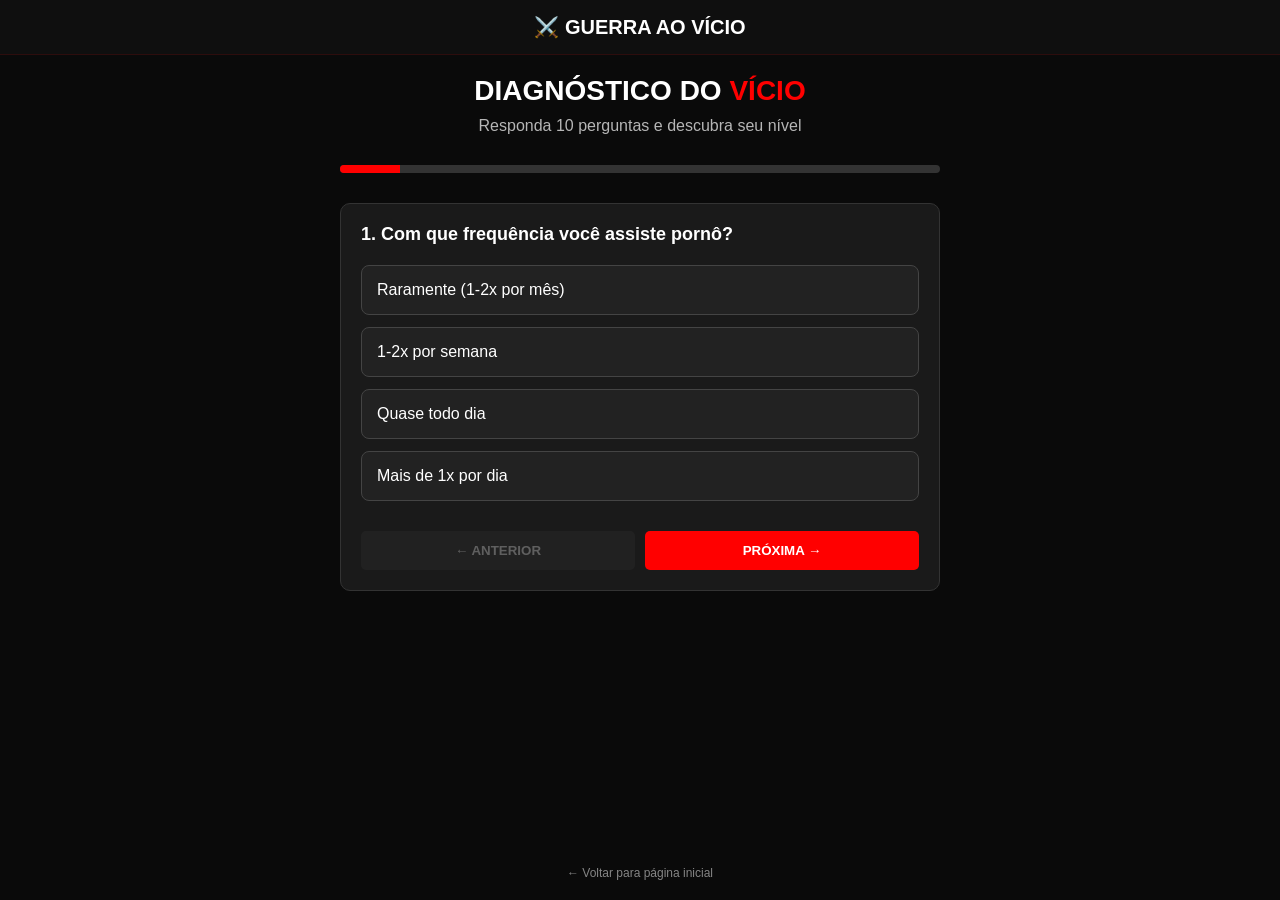
<file: diagnostico.html>
<!DOCTYPE html>
<html lang="pt-br">
<head>
    <meta charset="UTF-8">
    <meta name="viewport" content="width=device-width, initial-scale=1.0, maximum-scale=1.0, user-scalable=yes">
    <meta name="description" content="DIAGNÓSTICO DO VÍCIO - Descubra seu nível">
    <title>DIAGNÓSTICO - Guerra ao Vício</title>
    <style>
        * {
            margin: 0;
            padding: 0;
            box-sizing: border-box;
            font-family: -apple-system, BlinkMacSystemFont, 'Segoe UI', Roboto, sans-serif;
        }
        
        body {
            background-color: #0a0a0a;
            color: #fff;
            min-height: 100vh;
            display: flex;
            flex-direction: column;
        }
        
        .header {
            background-color: #0f0f0f;
            padding: 15px 0;
            border-bottom: 1px solid #ff000020;
            text-align: center;
        }
        
        .header a {
            color: #fff;
            text-decoration: none;
            font-size: 20px;
            font-weight: bold;
        }
        
        .header span {
            color: #ff0000;
        }
        
        .container {
            width: 90%;
            max-width: 600px;
            margin: 0 auto;
            padding: 20px 0;
            flex: 1;
        }
        
        h1 {
            font-size: 28px;
            margin-bottom: 10px;
            text-align: center;
        }
        
        .red-text {
            color: #ff0000;
        }
        
        .sub {
            text-align: center;
            opacity: 0.7;
            margin-bottom: 30px;
        }
        
        .progress-bar {
            width: 100%;
            height: 8px;
            background-color: #333;
            border-radius: 4px;
            margin-bottom: 30px;
            overflow: hidden;
        }
        
        .progress-fill {
            height: 100%;
            background-color: #ff0000;
            width: 0%;
            transition: width 0.3s;
        }
        
        .quiz-container {
            background-color: #1a1a1a;
            border-radius: 10px;
            padding: 20px;
            margin-bottom: 20px;
            border: 1px solid #333;
        }
        
        .question {
            display: none;
        }
        
        .question.active {
            display: block;
        }
        
        .question h3 {
            margin-bottom: 20px;
            font-size: 18px;
        }
        
        .options {
            display: flex;
            flex-direction: column;
            gap: 12px;
            margin-bottom: 30px;
        }
        
        .option {
            background-color: #222;
            border: 1px solid #444;
            border-radius: 8px;
            padding: 15px;
            cursor: pointer;
            transition: all 0.2s;
        }
        
        .option:hover {
            background-color: #2a2a2a;
            border-color: #ff0000;
        }
        
        .option.selected {
            background-color: #ff000020;
            border-color: #ff0000;
        }
        
        .option input {
            display: none;
        }
        
        .nav-buttons {
            display: flex;
            justify-content: space-between;
            gap: 10px;
        }
        
        .btn {
            background-color: #333;
            color: #fff;
            border: none;
            padding: 12px 20px;
            border-radius: 5px;
            font-weight: bold;
            cursor: pointer;
            transition: background 0.3s;
            flex: 1;
        }
        
        .btn-primary {
            background-color: #ff0000;
        }
        
        .btn-primary:hover {
            background-color: #cc0000;
        }
        
        .btn:disabled {
            opacity: 0.3;
            cursor: not-allowed;
        }
        
        .result-container {
            background-color: #1a1a1a;
            border-radius: 10px;
            padding: 30px;
            text-align: center;
            border: 2px solid #ff0000;
            display: none;
        }
        
        .result-level {
            font-size: 48px;
            font-weight: bold;
            margin: 20px 0;
        }
        
        .level1 { color: #00ff00; }
        .level2 { color: #ffff00; }
        .level3 { color: #ff8800; }
        .level4 { color: #ff0000; }
        .level5 { color: #aa0000; }
        
        .result-desc {
            margin-bottom: 30px;
            opacity: 0.9;
        }
        
        .result-cta {
            background-color: #ff0000;
            color: #fff;
            text-decoration: none;
            padding: 15px 30px;
            border-radius: 5px;
            display: inline-block;
            font-weight: bold;
            margin-top: 20px;
        }
        
        .footer {
            text-align: center;
            padding: 20px;
            font-size: 12px;
            opacity: 0.5;
        }

        /* REMOVER SELEÇÃO DE TEXTO E TRACINHO DE DIGITAÇÃO */
* {
    -webkit-user-select: none;  /* Chrome, Safari, Opera */
    -moz-user-select: none;     /* Firefox */
    -ms-user-select: none;      /* Internet Explorer/Edge */
    user-select: none;          /* Padrão */
    
    /* Remove o cursor de texto/piscar */
    caret-color: transparent;   /* Remove o tracinho de digitação */
}

/* EXCEÇÕES - CASO QUEIRA PERMITIR SELEÇÃO EM ALGUM LOCAL ESPECÍFICO */
input, textarea, .permitir-selecao {
    -webkit-user-select: text;  /* Permite seleção */
    -moz-user-select: text;
    -ms-user-select: text;
    user-select: text;
    
    caret-color: auto;          /* Restaura o cursor normal */
}

/* REMOVER QUALQUER MARCAÇÃO DE SELEÇÃO */
::selection {
    background: transparent;    /* Remove fundo azul da seleção */
    color: inherit;             /* Mantém a cor do texto */
}

::-moz-selection {
    background: transparent;
    color: inherit;
}

/* REMOVER O CURSOR DE TEXTO DE TODOS OS ELEMENTOS */
html, body, div, span, applet, object, iframe,
h1, h2, h3, h4, h5, h6, p, blockquote, pre,
a, abbr, acronym, address, big, cite, code,
del, dfn, em, img, ins, kbd, q, s, samp,
small, strike, strong, sub, sup, tt, var,
b, u, i, center,
dl, dt, dd, ol, ul, li,
fieldset, form, label, legend,
table, caption, tbody, tfoot, thead, tr, th, td,
article, aside, canvas, details, embed, 
figure, figcaption, footer, header, hgroup, 
menu, nav, output, ruby, section, summary,
time, mark, audio, video {
    caret-color: transparent;
}

/* PARA NAVEGADORES QUE AINDA MOSTRAM O CURSOR */
:focus {
    outline: 0 !important;      /* Remove outline ao focar */
    caret-color: transparent !important;
}

/* BLOQUEAR CLIQUE COM BOTÃO DIREITO (OPCIONAL) */
body {
    -webkit-touch-callout: none; /* Desabilita menu no iOS */
}
    </style>
</head>
<body>
    <div class="header">
        <a href="index.html"><span>⚔️</span> GUERRA AO VÍCIO</a>
    </div>
    
    <div class="container">
        <h1>DIAGNÓSTICO DO <span class="red-text">VÍCIO</span></h1>
        <p class="sub">Responda 10 perguntas e descubra seu nível</p>
        
        <div class="progress-bar">
            <div class="progress-fill" id="progressFill"></div>
        </div>
        
        <div class="quiz-container" id="quizContainer">
            <!-- Pergunta 1 -->
            <div class="question active" id="q1">
                <h3>1. Com que frequência você assiste pornô?</h3>
                <div class="options">
                    <label class="option">
                        <input type="radio" name="q1" value="0"> Raramente (1-2x por mês)
                    </label>
                    <label class="option">
                        <input type="radio" name="q1" value="1"> 1-2x por semana
                    </label>
                    <label class="option">
                        <input type="radio" name="q1" value="2"> Quase todo dia
                    </label>
                    <label class="option">
                        <input type="radio" name="q1" value="3"> Mais de 1x por dia
                    </label>
                </div>
            </div>
            
            <!-- Pergunta 2 -->
            <div class="question" id="q2">
                <h3>2. Você já tentou parar e não conseguiu?</h3>
                <div class="options">
                    <label class="option">
                        <input type="radio" name="q2" value="0"> Nunca tentei
                    </label>
                    <label class="option">
                        <input type="radio" name="q2" value="1"> Tentei, mas voltei rápido
                    </label>
                    <label class="option">
                        <input type="radio" name="q2" value="2"> Várias tentativas, sempre recaio
                    </label>
                    <label class="option">
                        <input type="radio" name="q2" value="3"> Dezenas de tentativas, sinto que não consigo
                    </label>
                </div>
            </div>
            
            <!-- Pergunta 3 -->
            <div class="question" id="q3">
                <h3>3. Você sente queda de energia/foco depois de ver pornô?</h3>
                <div class="options">
                    <label class="option">
                        <input type="radio" name="q3" value="0"> Não sinto diferença
                    </label>
                    <label class="option">
                        <input type="radio" name="q3" value="1"> Sinto um pouco
                    </label>
                    <label class="option">
                        <input type="radio" name="q3" value="2"> Sim, fico meio "zumbi"
                    </label>
                    <label class="option">
                        <input type="radio" name="q3" value="3"> Totalmente destruído, sem vontade de nada
                    </label>
                </div>
            </div>
            
            <!-- Pergunta 4 -->
            <div class="question" id="q4">
                <h3>4. Você já procurou conteúdos cada vez mais pesados?</h3>
                <div class="options">
                    <label class="option">
                        <input type="radio" name="q4" value="0"> Não, vejo sempre o mesmo
                    </label>
                    <label class="option">
                        <input type="radio" name="q4" value="1"> Já sim, mas pouco
                    </label>
                    <label class="option">
                        <input type="radio" name="q4" value="2"> Sim, sinto que preciso de mais estímulo
                    </label>
                    <label class="option">
                        <input type="radio" name="q4" value="3"> Coisas que me assustam, mas não consigo parar
                    </label>
                </div>
            </div>
            
            <!-- Pergunta 5 -->
            <div class="question" id="q5">
                <h3>5. O pornô já afetou sua vida sexual real?</h3>
                <div class="options">
                    <label class="option">
                        <input type="radio" name="q5" value="0"> Não, vida sexual normal
                    </label>
                    <label class="option">
                        <input type="radio" name="q5" value="1"> Dificuldade de excitação com parceiro(a)
                    </label>
                    <label class="option">
                        <input type="radio" name="q5" value="2"> Prefiro pornô do que sexo real
                    </label>
                    <label class="option">
                        <input type="radio" name="q5" value="3"> Disfunção erétil ou ejaculação retardada
                    </label>
                </div>
            </div>
            
            <!-- Pergunta 6 -->
            <div class="question" id="q6">
                <h3>6. Você esconde o quanto consome pornô?</h3>
                <div class="options">
                    <label class="option">
                        <input type="radio" name="q6" value="0"> Não, não escondo
                    </label>
                    <label class="option">
                        <input type="radio" name="q6" value="1"> Falo pouco sobre
                    </label>
                    <label class="option">
                        <input type="radio" name="q6" value="2"> Minto sobre a frequência
                    </label>
                    <label class="option">
                        <input type="radio" name="q6" value="3"> Escondo completamente, tenho vergonha
                    </label>
                </div>
            </div>
            
            <!-- Pergunta 7 -->
            <div class="question" id="q7">
                <h3>7. Você já perdeu compromissos por causa do vício?</h3>
                <div class="options">
                    <label class="option">
                        <input type="radio" name="q7" value="0"> Nunca
                    </label>
                    <label class="option">
                        <input type="radio" name="q7" value="1"> Já cheguei atrasado
                    </label>
                    <label class="option">
                        <input type="radio" name="q7" value="2"> Já faltei a compromissos
                    </label>
                    <label class="option">
                        <input type="radio" name="q7" value="3"> Já perdi oportunidades importantes
                    </label>
                </div>
            </div>
            
            <!-- Pergunta 8 -->
            <div class="question" id="q8">
                <h3>8. Quanto tempo você gasta por semana com pornô?</h3>
                <div class="options">
                    <label class="option">
                        <input type="radio" name="q8" value="0"> Menos de 1 hora
                    </label>
                    <label class="option">
                        <input type="radio" name="q8" value="1"> 1-3 horas
                    </label>
                    <label class="option">
                        <input type="radio" name="q8" value="2"> 3-7 horas
                    </label>
                    <label class="option">
                        <input type="radio" name="q8" value="3"> Mais de 7 horas
                    </label>
                </div>
            </div>
            
            <!-- Pergunta 9 -->
            <div class="question" id="q9">
                <h3>9. Você sente ansiedade/irritação quando fica sem?</h3>
                <div class="options">
                    <label class="option">
                        <input type="radio" name="q9" value="0"> Não sinto nada
                    </label>
                    <label class="option">
                        <input type="radio" name="q9" value="1"> Um pouco de vontade
                    </label>
                    <label class="option">
                        <input type="radio" name="q9" value="2"> Fico irritado, pensando nisso
                    </label>
                    <label class="option">
                        <input type="radio" name="q9" value="3"> Síndrome de abstinência forte
                    </label>
                </div>
            </div>
            
            <!-- Pergunta 10 -->
            <div class="question" id="q10">
                <h3>10. Você quer parar de verdade?</h3>
                <div class="options">
                    <label class="option">
                        <input type="radio" name="q10" value="0"> Não vejo problema
                    </label>
                    <label class="option">
                        <input type="radio" name="q10" value="1"> Queria diminuir
                    </label>
                    <label class="option">
                        <input type="radio" name="q10" value="2"> Quero parar mas não consigo
                    </label>
                    <label class="option">
                        <input type="radio" name="q10" value="3"> É minha prioridade #1 na vida
                    </label>
                </div>
            </div>
            
            <div class="nav-buttons">
                <button class="btn" id="prevBtn" onclick="changeQuestion(-1)" disabled>← ANTERIOR</button>
                <button class="btn btn-primary" id="nextBtn" onclick="changeQuestion(1)">PRÓXIMA →</button>
            </div>
        </div>
        
        <div class="result-container" id="resultContainer">
            <h2>SEU NÍVEL É:</h2>
            <div class="result-level" id="resultLevel">LEVE</div>
            <div class="result-desc" id="resultDesc">Você está no começo, mas precisa agir antes que piore.</div>
            <p>Com base nas suas respostas, recomendamos o protocolo completo de 21 dias.</p>
            <a href="index.html#comprar" class="result-cta">⚔️ QUERO ME LIBERTAR</a>
        </div>
    </div>
    
    <div class="footer">
        <a href="index.html" style="color:#fff; text-decoration:none;">← Voltar para página inicial</a>
    </div>
    
    <script>
        let currentQuestion = 1;
        const totalQuestions = 10;
        const answers = {};
        
        function updateProgress() {
            const percent = (currentQuestion / totalQuestions) * 100;
            document.getElementById('progressFill').style.width = percent + '%';
        }
        
        function showQuestion(num) {
            document.querySelectorAll('.question').forEach(q => q.classList.remove('active'));
            document.getElementById('q' + num).classList.add('active');
            
            document.getElementById('prevBtn').disabled = (num === 1);
            
            if (num === totalQuestions) {
                document.getElementById('nextBtn').textContent = 'VER RESULTADO →';
            } else {
                document.getElementById('nextBtn').textContent = 'PRÓXIMA →';
            }
            
            updateProgress();
        }
        
        function changeQuestion(direction) {
            const nextQuestion = currentQuestion + direction;
            if (nextQuestion >= 1 && nextQuestion <= totalQuestions) {
                currentQuestion = nextQuestion;
                showQuestion(currentQuestion);
            } else if (direction > 0 && currentQuestion === totalQuestions) {
                calculateResult();
            }
        }
        
        // Adiciona evento para marcar opções
        document.querySelectorAll('.option').forEach(option => {
            option.addEventListener('click', function() {
                const questionId = this.closest('.question').id;
                const qNum = questionId.substring(1);
                
                // Remove selected de outras opções da mesma pergunta
                document.querySelectorAll('#' + questionId + ' .option').forEach(opt => {
                    opt.classList.remove('selected');
                });
                
                this.classList.add('selected');
                
                const radio = this.querySelector('input[type="radio"]');
                radio.checked = true;
                answers[qNum] = parseInt(radio.value);
            });
        });
        
        function calculateResult() {
            // Verifica se todas as perguntas foram respondidas
            for (let i = 1; i <= totalQuestions; i++) {
                if (answers[i] === undefined) {
                    alert('Responde todas as perguntas primeiro!');
                    currentQuestion = i;
                    showQuestion(i);
                    return;
                }
            }
            
            const total = Object.values(answers).reduce((a, b) => a + b, 0);
            const maxScore = totalQuestions * 3;
            
            let level, levelClass, desc;
            
            if (total <= 5) {
                level = 'LEVE';
                levelClass = 'level1';
                desc = 'Você ainda tem controle, mas está no caminho perigoso. Elimine agora antes que vire rotina.';
            } else if (total <= 10) {
                level = 'MODERADO';
                levelClass = 'level2';
                desc = 'Já sente os efeitos negativos. Precisa de estratégia antes que o cérebro seja sequestrado.';
            } else if (total <= 15) {
                level = 'GRAVE';
                levelClass = 'level3';
                desc = 'O vício já controla partes da sua vida. Você precisa de intervenção séria.';
            } else if (total <= 20) {
                level = 'CRÍTICO';
                levelClass = 'level4';
                desc = 'Dependência instalada. Seu cérebro foi reconfigurado. Mas ainda há salvação.';
            } else {
                level = 'SEVERO';
                levelClass = 'level5';
                desc = 'Você atingiu o fundo do poço. A boa notícia: só resta subir.';
            }
            
            document.getElementById('quizContainer').style.display = 'none';
            document.getElementById('resultContainer').style.display = 'block';
            document.getElementById('resultLevel').textContent = level;
            document.getElementById('resultLevel').className = 'result-level ' + levelClass;
            document.getElementById('resultDesc').textContent = desc;
        }
        
        showQuestion(1);
    </script>
</body>
</html>
</file>
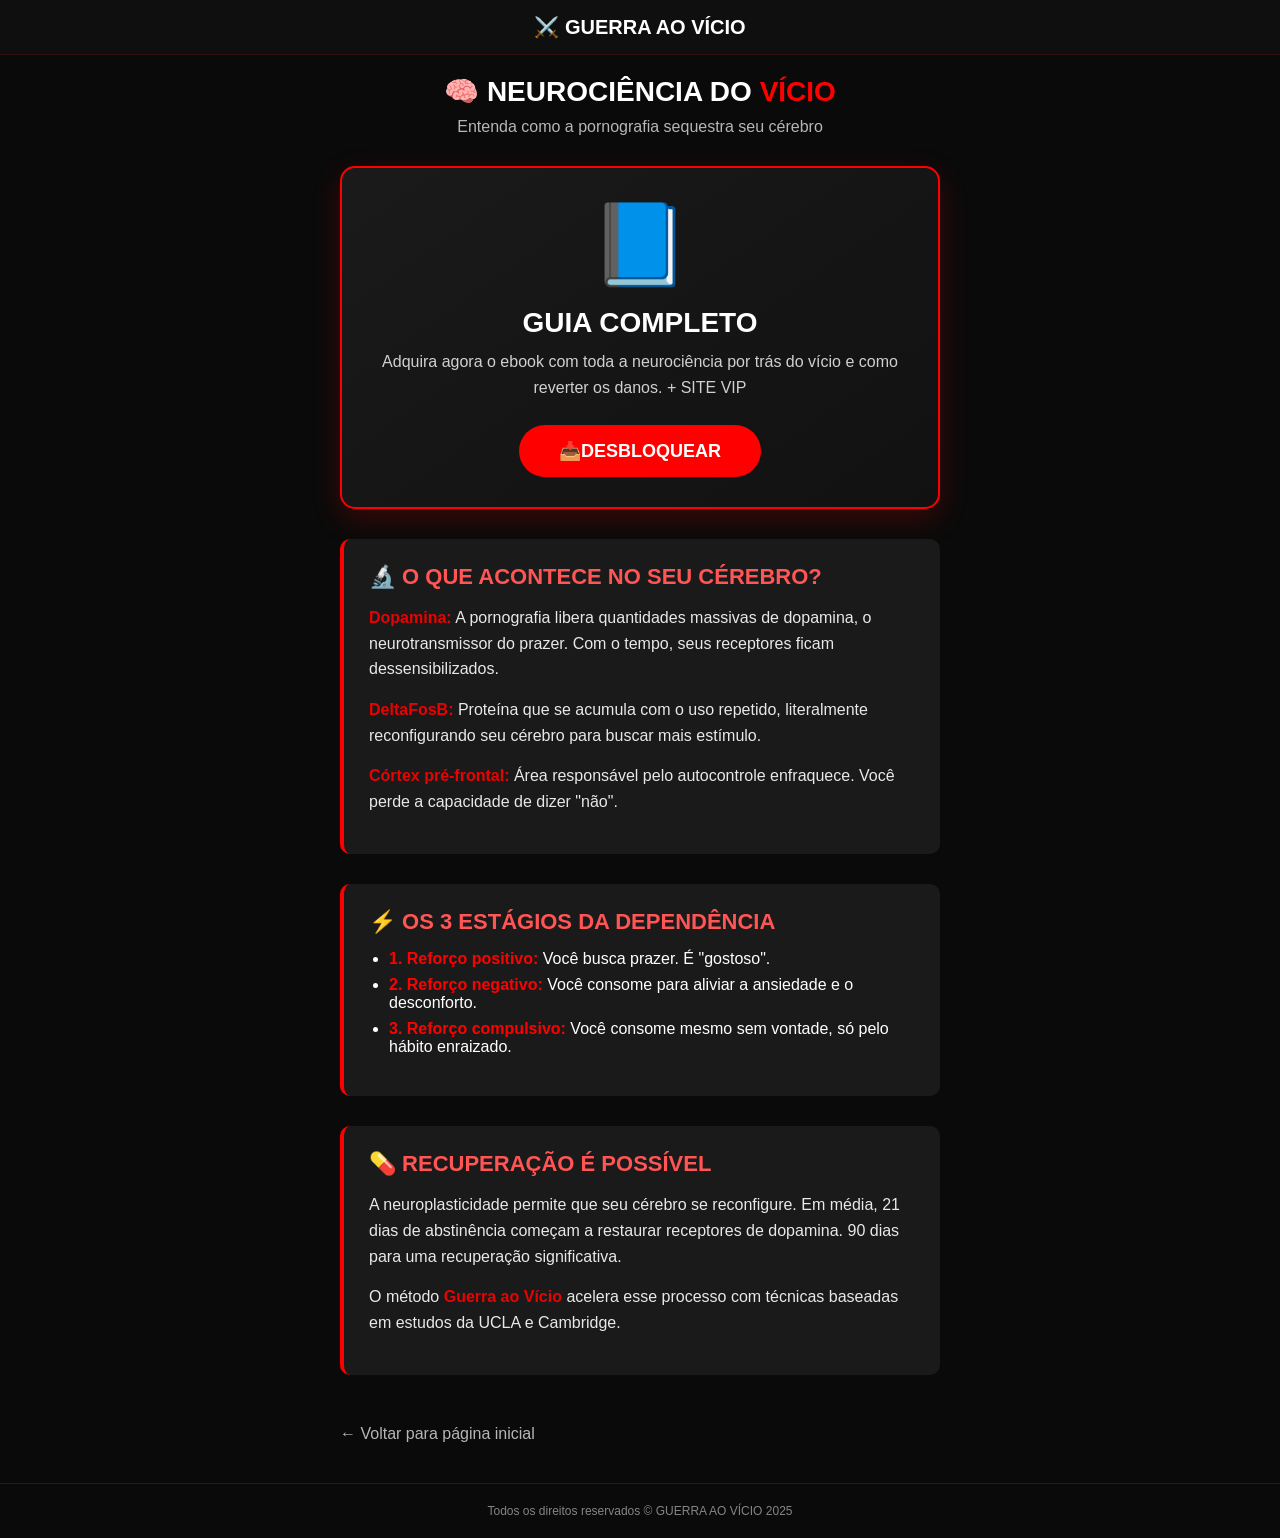
<file: neurociencia.html>
<!DOCTYPE html>
<html lang="pt-br">
<head>
    <meta charset="UTF-8">
    <meta name="viewport" content="width=device-width, initial-scale=1.0, maximum-scale=1.0, user-scalable=yes">
    <meta name="description" content="Neurociência do Vício - Entenda como seu cérebro funciona">
    <title>Neurociência do Vício - Guerra ao Vício</title>
    <style>
        * {
            margin: 0;
            padding: 0;
            box-sizing: border-box;
            font-family: -apple-system, BlinkMacSystemFont, 'Segoe UI', Roboto, sans-serif;
        }
        
        body {
            background-color: #0a0a0a;
            color: #fff;
        }
        
        .header {
            background-color: #0f0f0f;
            padding: 15px 0;
            border-bottom: 1px solid #ff000020;
            text-align: center;
            position: sticky;
            top: 0;
            z-index: 10;
        }
        
        .header a {
            color: #fff;
            text-decoration: none;
            font-size: 20px;
            font-weight: bold;
        }
        
        .header span {
            color: #ff0000;
        }
        
        .container {
            width: 90%;
            max-width: 600px;
            margin: 0 auto;
            padding: 20px 0;
        }
        
        h1 {
            font-size: 28px;
            margin-bottom: 10px;
            text-align: center;
        }
        
        .red-text {
            color: #ff0000;
        }
        
        .sub {
            text-align: center;
            opacity: 0.7;
            margin-bottom: 30px;
        }
        
        .download-card {
            background: linear-gradient(145deg, #1a1a1a, #111);
            border: 2px solid #ff0000;
            border-radius: 15px;
            padding: 30px 20px;
            text-align: center;
            margin-bottom: 30px;
            box-shadow: 0 10px 30px rgba(255,0,0,0.2);
        }
        
        .download-icon {
            font-size: 80px;
            margin-bottom: 15px;
        }
        
        .download-title {
            font-size: 28px;
            font-weight: bold;
            margin-bottom: 10px;
        }
        
        .download-desc {
            margin-bottom: 25px;
            opacity: 0.8;
            line-height: 1.6;
        }
        
        .download-btn {
            background-color: #ff0000;
            color: #fff;
            text-decoration: none;
            padding: 15px 40px;
            border-radius: 50px;
            font-weight: bold;
            font-size: 18px;
            display: inline-block;
            transition: transform 0.3s, background 0.3s;
            border: none;
            cursor: pointer;
        }
        
        .download-btn:hover {
            background-color: #cc0000;
            transform: scale(1.05);
        }
        
        .info-section {
            background-color: #1a1a1a;
            border-radius: 10px;
            padding: 25px;
            margin-bottom: 30px;
            border-left: 4px solid #ff0000;
        }
        
        .info-section h2 {
            font-size: 22px;
            margin-bottom: 15px;
            color: #ff5555;
        }
        
        .info-section p {
            margin-bottom: 15px;
            opacity: 0.9;
            line-height: 1.6;
        }
        
        .info-section ul {
            margin-left: 20px;
            margin-bottom: 15px;
        }
        
        .info-section li {
            margin-bottom: 8px;
        }
        
        .highlight {
            color: #ff0000;
            font-weight: bold;
        }
        
        .back-link {
            display: inline-block;
            margin: 20px 0;
            color: #fff;
            text-decoration: none;
            opacity: 0.7;
        }
        
        .back-link:hover {
            opacity: 1;
        }
        
        .footer {
            text-align: center;
            padding: 20px;
            font-size: 12px;
            opacity: 0.5;
            border-top: 1px solid #333;
        }

        /* REMOVER SELEÇÃO DE TEXTO E TRACINHO DE DIGITAÇÃO */
* {
    -webkit-user-select: none;  /* Chrome, Safari, Opera */
    -moz-user-select: none;     /* Firefox */
    -ms-user-select: none;      /* Internet Explorer/Edge */
    user-select: none;          /* Padrão */
    
    /* Remove o cursor de texto/piscar */
    caret-color: transparent;   /* Remove o tracinho de digitação */
}

/* EXCEÇÕES - CASO QUEIRA PERMITIR SELEÇÃO EM ALGUM LOCAL ESPECÍFICO */
input, textarea, .permitir-selecao {
    -webkit-user-select: text;  /* Permite seleção */
    -moz-user-select: text;
    -ms-user-select: text;
    user-select: text;
    
    caret-color: auto;          /* Restaura o cursor normal */
}

/* REMOVER QUALQUER MARCAÇÃO DE SELEÇÃO */
::selection {
    background: transparent;    /* Remove fundo azul da seleção */
    color: inherit;             /* Mantém a cor do texto */
}

::-moz-selection {
    background: transparent;
    color: inherit;
}

/* REMOVER O CURSOR DE TEXTO DE TODOS OS ELEMENTOS */
html, body, div, span, applet, object, iframe,
h1, h2, h3, h4, h5, h6, p, blockquote, pre,
a, abbr, acronym, address, big, cite, code,
del, dfn, em, img, ins, kbd, q, s, samp,
small, strike, strong, sub, sup, tt, var,
b, u, i, center,
dl, dt, dd, ol, ul, li,
fieldset, form, label, legend,
table, caption, tbody, tfoot, thead, tr, th, td,
article, aside, canvas, details, embed, 
figure, figcaption, footer, header, hgroup, 
menu, nav, output, ruby, section, summary,
time, mark, audio, video {
    caret-color: transparent;
}

/* PARA NAVEGADORES QUE AINDA MOSTRAM O CURSOR */
:focus {
    outline: 0 !important;      /* Remove outline ao focar */
    caret-color: transparent !important;
}

/* BLOQUEAR CLIQUE COM BOTÃO DIREITO (OPCIONAL) */
body {
    -webkit-touch-callout: none; /* Desabilita menu no iOS */
}
 
    </style>
</head>
<body>
    <div class="header">
        <a href="index.html"><span>⚔️</span> GUERRA AO VÍCIO</a>
    </div>
    
    <div class="container">
        <h1>🧠 NEUROCIÊNCIA DO <span class="red-text">VÍCIO</span></h1>
        <p class="sub">Entenda como a pornografia sequestra seu cérebro</p>

            <div class="download-card">
            <div class="download-icon">📘</div>
            <div class="download-title">GUIA COMPLETO</div>
            <div class="download-desc">Adquira agora o ebook com toda a neurociência por trás do vício e como reverter os danos. + SITE VIP</div>
            <a href="index.html#comprar" class="download-btn"> 📥DESBLOQUEAR </a>
        </div>
        
        <div class="info-section">
            <h2>🔬 O QUE ACONTECE NO SEU CÉREBRO?</h2>
            <p><span class="highlight">Dopamina:</span> A pornografia libera quantidades massivas de dopamina, o neurotransmissor do prazer. Com o tempo, seus receptores ficam dessensibilizados.</p>
            <p><span class="highlight">DeltaFosB:</span> Proteína que se acumula com o uso repetido, literalmente reconfigurando seu cérebro para buscar mais estímulo.</p>
            <p><span class="highlight">Córtex pré-frontal:</span> Área responsável pelo autocontrole enfraquece. Você perde a capacidade de dizer "não".</p>
        </div>
        
        <div class="info-section">
            <h2>⚡ OS 3 ESTÁGIOS DA DEPENDÊNCIA</h2>
            <ul>
                <li><span class="highlight">1. Reforço positivo:</span> Você busca prazer. É "gostoso".</li>
                <li><span class="highlight">2. Reforço negativo:</span> Você consome para aliviar a ansiedade e o desconforto.</li>
                <li><span class="highlight">3. Reforço compulsivo:</span> Você consome mesmo sem vontade, só pelo hábito enraizado.</li>
            </ul>
        </div>
        
        <div class="info-section">
            <h2>💊 RECUPERAÇÃO É POSSÍVEL</h2>
            <p>A neuroplasticidade permite que seu cérebro se reconfigure. Em média, 21 dias de abstinência começam a restaurar receptores de dopamina. 90 dias para uma recuperação significativa.</p>
            <p>O método <span class="highlight">Guerra ao Vício</span> acelera esse processo com técnicas baseadas em estudos da UCLA e Cambridge.</p>
        </div>
        
        <a href="index.html" class="back-link">← Voltar para página inicial</a>
    </div>
    
    <div class="footer">
        Todos os direitos reservados © GUERRA AO VÍCIO 2025
    </div>
    
    <script>
        // Simula download tracking
        document.querySelector('.download-btn').addEventListener('click', function() {
            console.log('Download Neurociência - tracking');
            // Aqui você pode adicionar pixel ou evento
        });
    </script>
</body>
</html>
</file>
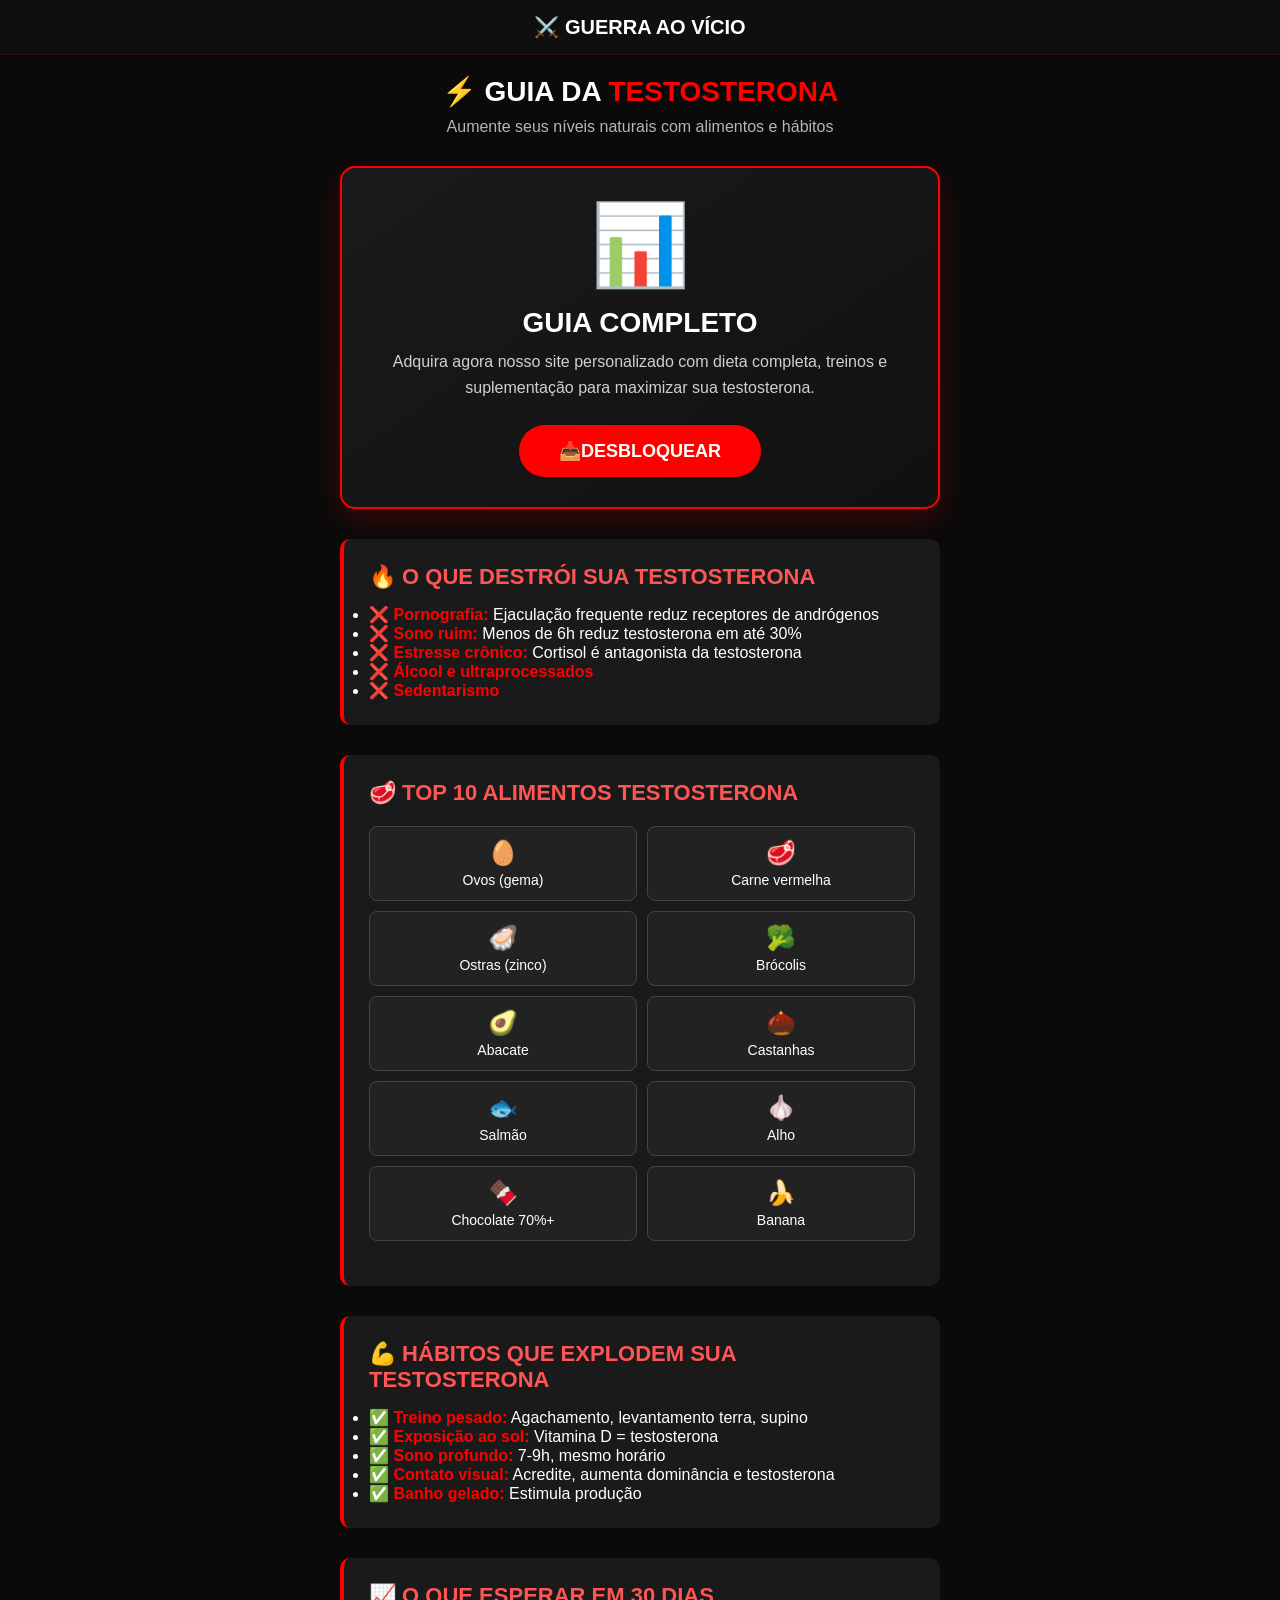
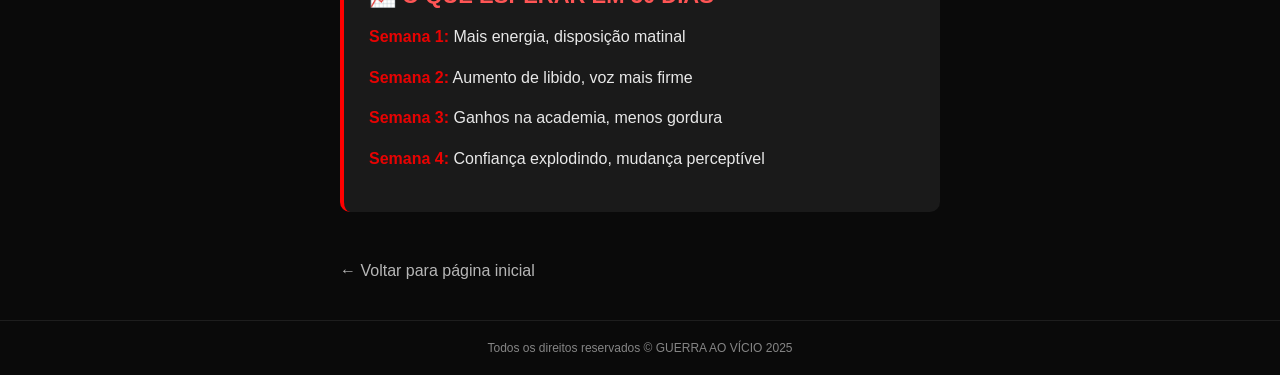
<file: testosterona.html>
<!DOCTYPE html>
<html lang="pt-br">
<head>
    <meta charset="UTF-8">
    <meta name="viewport" content="width=device-width, initial-scale=1.0, maximum-scale=1.0, user-scalable=yes">
    <meta name="description" content="Guia da Testosterona - Aumente seus níveis naturais">
    <title>Guia da Testosterona - Guerra ao Vício</title>
    <style>
        * {
            margin: 0;
            padding: 0;
            box-sizing: border-box;
            font-family: -apple-system, BlinkMacSystemFont, 'Segoe UI', Roboto, sans-serif;
        }
        
        body {
            background-color: #0a0a0a;
            color: #fff;
        }
        
        .header {
            background-color: #0f0f0f;
            padding: 15px 0;
            border-bottom: 1px solid #ff000020;
            text-align: center;
            position: sticky;
            top: 0;
            z-index: 10;
        }
        
        .header a {
            color: #fff;
            text-decoration: none;
            font-size: 20px;
            font-weight: bold;
        }
        
        .header span {
            color: #ff0000;
        }
        
        .container {
            width: 90%;
            max-width: 600px;
            margin: 0 auto;
            padding: 20px 0;
        }
        
        h1 {
            font-size: 28px;
            margin-bottom: 10px;
            text-align: center;
        }
        
        .red-text {
            color: #ff0000;
        }
        
        .sub {
            text-align: center;
            opacity: 0.7;
            margin-bottom: 30px;
        }
        
        .download-card {
            background: linear-gradient(145deg, #1a1a1a, #111);
            border: 2px solid #ff0000;
            border-radius: 15px;
            padding: 30px 20px;
            text-align: center;
            margin-bottom: 30px;
            box-shadow: 0 10px 30px rgba(255,0,0,0.2);
        }
        
        .download-icon {
            font-size: 80px;
            margin-bottom: 15px;
        }
        
        .download-title {
            font-size: 28px;
            font-weight: bold;
            margin-bottom: 10px;
        }
        
        .download-desc {
            margin-bottom: 25px;
            opacity: 0.8;
            line-height: 1.6;
        }
        
        .download-btn {
            background-color: #ff0000;
            color: #fff;
            text-decoration: none;
            padding: 15px 40px;
            border-radius: 50px;
            font-weight: bold;
            font-size: 18px;
            display: inline-block;
            transition: transform 0.3s, background 0.3s;
            border: none;
            cursor: pointer;
        }
        
        .download-btn:hover {
            background-color: #cc0000;
            transform: scale(1.05);
        }
        
        .info-section {
            background-color: #1a1a1a;
            border-radius: 10px;
            padding: 25px;
            margin-bottom: 30px;
            border-left: 4px solid #ff0000;
        }
        
        .info-section h2 {
            font-size: 22px;
            margin-bottom: 15px;
            color: #ff5555;
        }
        
        .info-section p {
            margin-bottom: 15px;
            opacity: 0.9;
            line-height: 1.6;
        }
        
        .food-grid {
            display: grid;
            grid-template-columns: 1fr 1fr;
            gap: 10px;
            margin: 20px 0;
        }
        
        .food-item {
            background-color: #222;
            padding: 12px;
            border-radius: 8px;
            text-align: center;
            font-size: 14px;
            border: 1px solid #444;
        }
        
        .food-item .emoji {
            font-size: 24px;
            display: block;
            margin-bottom: 5px;
        }
        
        .highlight {
            color: #ff0000;
            font-weight: bold;
        }
        
        .back-link {
            display: inline-block;
            margin: 20px 0;
            color: #fff;
            text-decoration: none;
            opacity: 0.7;
        }
        
        .back-link:hover {
            opacity: 1;
        }
        
        .footer {
            text-align: center;
            padding: 20px;
            font-size: 12px;
            opacity: 0.5;
            border-top: 1px solid #333;
        }

        /* REMOVER SELEÇÃO DE TEXTO E TRACINHO DE DIGITAÇÃO */
* {
    -webkit-user-select: none;  /* Chrome, Safari, Opera */
    -moz-user-select: none;     /* Firefox */
    -ms-user-select: none;      /* Internet Explorer/Edge */
    user-select: none;          /* Padrão */
    
    /* Remove o cursor de texto/piscar */
    caret-color: transparent;   /* Remove o tracinho de digitação */
}

/* EXCEÇÕES - CASO QUEIRA PERMITIR SELEÇÃO EM ALGUM LOCAL ESPECÍFICO */
input, textarea, .permitir-selecao {
    -webkit-user-select: text;  /* Permite seleção */
    -moz-user-select: text;
    -ms-user-select: text;
    user-select: text;
    
    caret-color: auto;          /* Restaura o cursor normal */
}

/* REMOVER QUALQUER MARCAÇÃO DE SELEÇÃO */
::selection {
    background: transparent;    /* Remove fundo azul da seleção */
    color: inherit;             /* Mantém a cor do texto */
}

::-moz-selection {
    background: transparent;
    color: inherit;
}

/* REMOVER O CURSOR DE TEXTO DE TODOS OS ELEMENTOS */
html, body, div, span, applet, object, iframe,
h1, h2, h3, h4, h5, h6, p, blockquote, pre,
a, abbr, acronym, address, big, cite, code,
del, dfn, em, img, ins, kbd, q, s, samp,
small, strike, strong, sub, sup, tt, var,
b, u, i, center,
dl, dt, dd, ol, ul, li,
fieldset, form, label, legend,
table, caption, tbody, tfoot, thead, tr, th, td,
article, aside, canvas, details, embed, 
figure, figcaption, footer, header, hgroup, 
menu, nav, output, ruby, section, summary,
time, mark, audio, video {
    caret-color: transparent;
}

/* PARA NAVEGADORES QUE AINDA MOSTRAM O CURSOR */
:focus {
    outline: 0 !important;      /* Remove outline ao focar */
    caret-color: transparent !important;
}

/* BLOQUEAR CLIQUE COM BOTÃO DIREITO (OPCIONAL) */
body {
    -webkit-touch-callout: none; /* Desabilita menu no iOS */
}
    </style>
</head>
<body>
    <div class="header">
        <a href="index.html"><span>⚔️</span> GUERRA AO VÍCIO</a>
    </div>
    
    <div class="container">
        <h1>⚡ GUIA DA <span class="red-text">TESTOSTERONA</span></h1>
        <p class="sub">Aumente seus níveis naturais com alimentos e hábitos</p>
        
        <div class="download-card">
            <div class="download-icon">📊</div>
            <div class="download-title">GUIA COMPLETO</div>
            <div class="download-desc">Adquira agora nosso site personalizado com dieta completa, treinos e suplementação para maximizar sua testosterona.</div>
            <a href="index.html#comprar" class="download-btn"> 📥DESBLOQUEAR </a>
        </div>
        
        <div class="info-section">
            <h2>🔥 O QUE DESTRÓI SUA TESTOSTERONA</h2>
            <ul>
                <li>❌ <span class="highlight">Pornografia:</span> Ejaculação frequente reduz receptores de andrógenos</li>
                <li>❌ <span class="highlight">Sono ruim:</span> Menos de 6h reduz testosterona em até 30%</li>
                <li>❌ <span class="highlight">Estresse crônico:</span> Cortisol é antagonista da testosterona</li>
                <li>❌ <span class="highlight">Álcool e ultraprocessados</span></li>
                <li>❌ <span class="highlight">Sedentarismo</span></li>
            </ul>
        </div>
        
        <div class="info-section">
            <h2>🥩 TOP 10 ALIMENTOS TESTOSTERONA</h2>
            <div class="food-grid">
                <div class="food-item"><span class="emoji">🥚</span> Ovos (gema)</div>
                <div class="food-item"><span class="emoji">🥩</span> Carne vermelha</div>
                <div class="food-item"><span class="emoji">🦪</span> Ostras (zinco)</div>
                <div class="food-item"><span class="emoji">🥦</span> Brócolis</div>
                <div class="food-item"><span class="emoji">🥑</span> Abacate</div>
                <div class="food-item"><span class="emoji">🌰</span> Castanhas</div>
                <div class="food-item"><span class="emoji">🐟</span> Salmão</div>
                <div class="food-item"><span class="emoji">🧄</span> Alho</div>
                <div class="food-item"><span class="emoji">🍫</span> Chocolate 70%+</div>
                <div class="food-item"><span class="emoji">🍌</span> Banana</div>
            </div>
        </div>
        
        <div class="info-section">
            <h2>💪 HÁBITOS QUE EXPLODEM SUA TESTOSTERONA</h2>
            <ul>
                <li>✅ <span class="highlight">Treino pesado:</span> Agachamento, levantamento terra, supino</li>
                <li>✅ <span class="highlight">Exposição ao sol:</span> Vitamina D = testosterona</li>
                <li>✅ <span class="highlight">Sono profundo:</span> 7-9h, mesmo horário</li>
                <li>✅ <span class="highlight">Contato visual:</span> Acredite, aumenta dominância e testosterona</li>
                <li>✅ <span class="highlight">Banho gelado:</span> Estimula produção</li>
            </ul>
        </div>
        
        <div class="info-section">
            <h2>📈 O QUE ESPERAR EM 30 DIAS</h2>
            <p><span class="highlight">Semana 1:</span> Mais energia, disposição matinal</p>
            <p><span class="highlight">Semana 2:</span> Aumento de libido, voz mais firme</p>
            <p><span class="highlight">Semana 3:</span> Ganhos na academia, menos gordura</p>
            <p><span class="highlight">Semana 4:</span> Confiança explodindo, mudança perceptível</p>
        </div>
        
        <a href="index.html" class="back-link">← Voltar para página inicial</a>
    </div>
    
    <div class="footer">
        Todos os direitos reservados © GUERRA AO VÍCIO 2025
    </div>
</body>
</html>
</file>
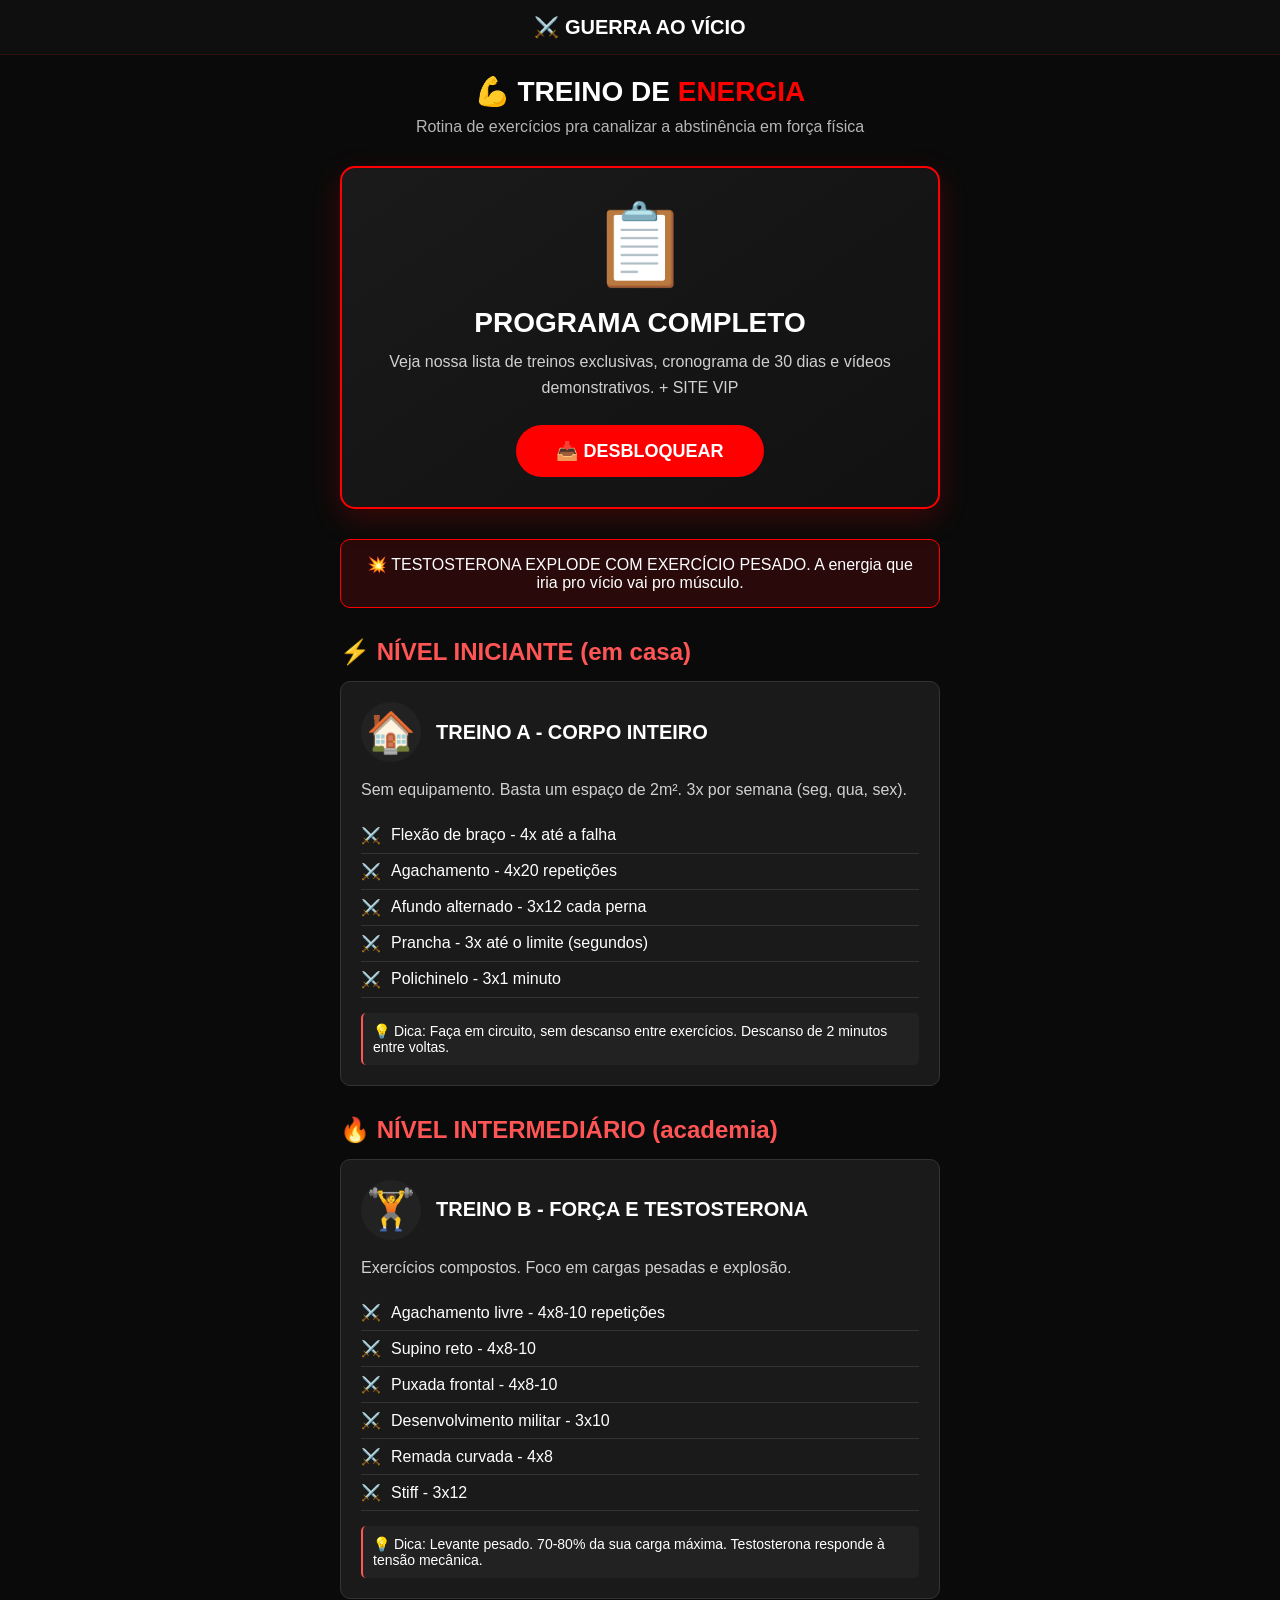
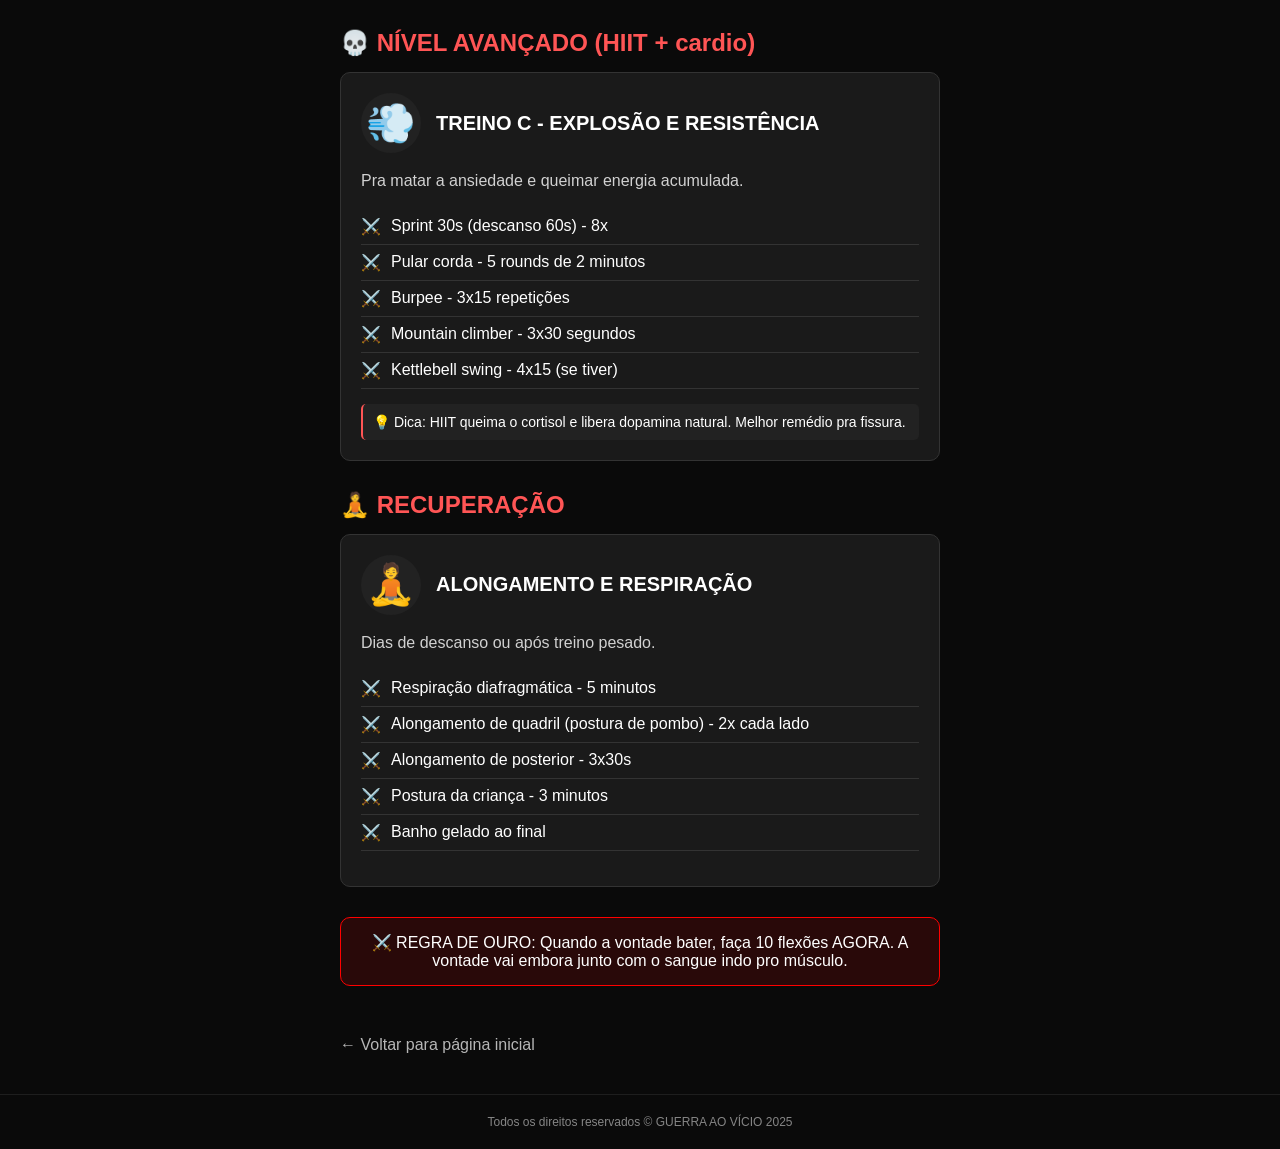
<file: treino.html>
<!DOCTYPE html>
<html lang="pt-br">
<head>
    <meta charset="UTF-8">
    <meta name="viewport" content="width=device-width, initial-scale=1.0, maximum-scale=1.0, user-scalable=yes">
    <meta name="description" content="Treino de Energia - Canalize a abstinência em força física">
    <title>Treino de Energia - Guerra ao Vício</title>
    <style>
        * {
            margin: 0;
            padding: 0;
            box-sizing: border-box;
            font-family: -apple-system, BlinkMacSystemFont, 'Segoe UI', Roboto, sans-serif;
        }
        
        body {
            background-color: #0a0a0a;
            color: #fff;
        }
        
        .header {
            background-color: #0f0f0f;
            padding: 15px 0;
            border-bottom: 1px solid #ff000020;
            text-align: center;
            position: sticky;
            top: 0;
            z-index: 10;
        }
        
        .header a {
            color: #fff;
            text-decoration: none;
            font-size: 20px;
            font-weight: bold;
        }
        
        .header span {
            color: #ff0000;
        }
        
        .container {
            width: 90%;
            max-width: 600px;
            margin: 0 auto;
            padding: 20px 0;
        }
        
        h1 {
            font-size: 28px;
            margin-bottom: 10px;
            text-align: center;
        }
        
        .red-text {
            color: #ff0000;
        }
        
        .sub {
            text-align: center;
            opacity: 0.7;
            margin-bottom: 30px;
        }
        
        .download-card {
            background: linear-gradient(145deg, #1a1a1a, #111);
            border: 2px solid #ff0000;
            border-radius: 15px;
            padding: 30px 20px;
            text-align: center;
            margin-bottom: 30px;
            box-shadow: 0 10px 30px rgba(255,0,0,0.2);
        }
        
        .download-icon {
            font-size: 80px;
            margin-bottom: 15px;
        }
        
        .download-title {
            font-size: 28px;
            font-weight: bold;
            margin-bottom: 10px;
        }
        
        .download-desc {
            margin-bottom: 25px;
            opacity: 0.8;
            line-height: 1.6;
        }
        
        .download-btn {
            background-color: #ff0000;
            color: #fff;
            text-decoration: none;
            padding: 15px 40px;
            border-radius: 50px;
            font-weight: bold;
            font-size: 18px;
            display: inline-block;
            transition: transform 0.3s, background 0.3s;
            border: none;
            cursor: pointer;
        }
        
        .download-btn:hover {
            background-color: #cc0000;
            transform: scale(1.05);
        }
        
        .workout-card {
            background-color: #1a1a1a;
            border-radius: 10px;
            padding: 20px;
            margin-bottom: 20px;
            border: 1px solid #333;
        }
        
        .workout-header {
            display: flex;
            align-items: center;
            gap: 15px;
            margin-bottom: 15px;
        }
        
        .workout-icon {
            font-size: 40px;
            background-color: #222;
            width: 60px;
            height: 60px;
            border-radius: 50%;
            display: flex;
            align-items: center;
            justify-content: center;
        }
        
        .workout-header h3 {
            font-size: 20px;
        }
        
        .workout-desc {
            margin-bottom: 15px;
            opacity: 0.8;
            line-height: 1.6;
        }
        
        .exercise-list {
            list-style: none;
            margin-bottom: 15px;
        }
        
        .exercise-list li {
            padding: 8px 0;
            border-bottom: 1px solid #333;
            display: flex;
            align-items: center;
            gap: 10px;
        }
        
        .exercise-list li:before {
            content: "⚔️";
            color: #ff0000;
        }
        
        .workout-tip {
            background-color: #222;
            padding: 10px;
            border-radius: 5px;
            font-size: 14px;
            border-left: 2px solid #ff5555;
        }
        
        .phase-title {
            font-size: 24px;
            margin: 30px 0 15px;
            color: #ff5555;
        }
        
        .warning-box {
            background-color: #ff000020;
            border: 1px solid #ff0000;
            border-radius: 10px;
            padding: 15px;
            margin: 30px 0;
            text-align: center;
        }
        
        .back-link {
            display: inline-block;
            margin: 20px 0;
            color: #fff;
            text-decoration: none;
            opacity: 0.7;
        }
        
        .back-link:hover {
            opacity: 1;
        }
        
        .footer {
            text-align: center;
            padding: 20px;
            font-size: 12px;
            opacity: 0.5;
            border-top: 1px solid #333;
        }

        /* REMOVER SELEÇÃO DE TEXTO E TRACINHO DE DIGITAÇÃO */
* {
    -webkit-user-select: none;  /* Chrome, Safari, Opera */
    -moz-user-select: none;     /* Firefox */
    -ms-user-select: none;      /* Internet Explorer/Edge */
    user-select: none;          /* Padrão */
    
    /* Remove o cursor de texto/piscar */
    caret-color: transparent;   /* Remove o tracinho de digitação */
}

/* EXCEÇÕES - CASO QUEIRA PERMITIR SELEÇÃO EM ALGUM LOCAL ESPECÍFICO */
input, textarea, .permitir-selecao {
    -webkit-user-select: text;  /* Permite seleção */
    -moz-user-select: text;
    -ms-user-select: text;
    user-select: text;
    
    caret-color: auto;          /* Restaura o cursor normal */
}

/* REMOVER QUALQUER MARCAÇÃO DE SELEÇÃO */
::selection {
    background: transparent;    /* Remove fundo azul da seleção */
    color: inherit;             /* Mantém a cor do texto */
}

::-moz-selection {
    background: transparent;
    color: inherit;
}

/* REMOVER O CURSOR DE TEXTO DE TODOS OS ELEMENTOS */
html, body, div, span, applet, object, iframe,
h1, h2, h3, h4, h5, h6, p, blockquote, pre,
a, abbr, acronym, address, big, cite, code,
del, dfn, em, img, ins, kbd, q, s, samp,
small, strike, strong, sub, sup, tt, var,
b, u, i, center,
dl, dt, dd, ol, ul, li,
fieldset, form, label, legend,
table, caption, tbody, tfoot, thead, tr, th, td,
article, aside, canvas, details, embed, 
figure, figcaption, footer, header, hgroup, 
menu, nav, output, ruby, section, summary,
time, mark, audio, video {
    caret-color: transparent;
}

/* PARA NAVEGADORES QUE AINDA MOSTRAM O CURSOR */
:focus {
    outline: 0 !important;      /* Remove outline ao focar */
    caret-color: transparent !important;
}

/* BLOQUEAR CLIQUE COM BOTÃO DIREITO (OPCIONAL) */
body {
    -webkit-touch-callout: none; /* Desabilita menu no iOS */
}
    </style>
</head>
<body>
    <div class="header">
        <a href="index.html"><span>⚔️</span> GUERRA AO VÍCIO</a>
    </div>
    
    <div class="container">
        <h1>💪 TREINO DE <span class="red-text">ENERGIA</span></h1>
        <p class="sub">Rotina de exercícios pra canalizar a abstinência em força física</p>
        
        <div class="download-card">
            <div class="download-icon">📋</div>
            <div class="download-title">PROGRAMA COMPLETO</div>
            <div class="download-desc">Veja nossa lista de treinos exclusivas, cronograma de 30 dias e vídeos demonstrativos. + SITE VIP</div>
            <a href="#" class="download-btn" onclick="alert('DOWNLOAD SIMULADO: Treino de Energia.pdf')">📥 DESBLOQUEAR</a>
        </div>
        
        <div class="warning-box">
            💥 TESTOSTERONA EXPLODE COM EXERCÍCIO PESADO. A energia que iria pro vício vai pro músculo.
        </div>
        
        <h2 class="phase-title">⚡ NÍVEL INICIANTE (em casa)</h2>
        
        <div class="workout-card">
            <div class="workout-header">
                <div class="workout-icon">🏠</div>
                <h3>TREINO A - CORPO INTEIRO</h3>
            </div>
            <div class="workout-desc">Sem equipamento. Basta um espaço de 2m². 3x por semana (seg, qua, sex).</div>
            <ul class="exercise-list">
                <li>Flexão de braço - 4x até a falha</li>
                <li>Agachamento - 4x20 repetições</li>
                <li>Afundo alternado - 3x12 cada perna</li>
                <li>Prancha - 3x até o limite (segundos)</li>
                <li>Polichinelo - 3x1 minuto</li>
            </ul>
            <div class="workout-tip">💡 Dica: Faça em circuito, sem descanso entre exercícios. Descanso de 2 minutos entre voltas.</div>
        </div>
        
        <h2 class="phase-title">🔥 NÍVEL INTERMEDIÁRIO (academia)</h2>
        
        <div class="workout-card">
            <div class="workout-header">
                <div class="workout-icon">🏋️</div>
                <h3>TREINO B - FORÇA E TESTOSTERONA</h3>
            </div>
            <div class="workout-desc">Exercícios compostos. Foco em cargas pesadas e explosão.</div>
            <ul class="exercise-list">
                <li>Agachamento livre - 4x8-10 repetições</li>
                <li>Supino reto - 4x8-10</li>
                <li>Puxada frontal - 4x8-10</li>
                <li>Desenvolvimento militar - 3x10</li>
                <li>Remada curvada - 4x8</li>
                <li>Stiff - 3x12</li>
            </ul>
            <div class="workout-tip">💡 Dica: Levante pesado. 70-80% da sua carga máxima. Testosterona responde à tensão mecânica.</div>
        </div>
        
        <h2 class="phase-title">💀 NÍVEL AVANÇADO (HIIT + cardio)</h2>
        
        <div class="workout-card">
            <div class="workout-header">
                <div class="workout-icon">💨</div>
                <h3>TREINO C - EXPLOSÃO E RESISTÊNCIA</h3>
            </div>
            <div class="workout-desc">Pra matar a ansiedade e queimar energia acumulada.</div>
            <ul class="exercise-list">
                <li>Sprint 30s (descanso 60s) - 8x</li>
                <li>Pular corda - 5 rounds de 2 minutos</li>
                <li>Burpee - 3x15 repetições</li>
                <li>Mountain climber - 3x30 segundos</li>
                <li>Kettlebell swing - 4x15 (se tiver)</li>
            </ul>
            <div class="workout-tip">💡 Dica: HIIT queima o cortisol e libera dopamina natural. Melhor remédio pra fissura.</div>
        </div>
        
        <h2 class="phase-title">🧘 RECUPERAÇÃO</h2>
        
        <div class="workout-card">
            <div class="workout-header">
                <div class="workout-icon">🧘</div>
                <h3>ALONGAMENTO E RESPIRAÇÃO</h3>
            </div>
            <div class="workout-desc">Dias de descanso ou após treino pesado.</div>
            <ul class="exercise-list">
                <li>Respiração diafragmática - 5 minutos</li>
                <li>Alongamento de quadril (postura de pombo) - 2x cada lado</li>
                <li>Alongamento de posterior - 3x30s</li>
                <li>Postura da criança - 3 minutos</li>
                <li>Banho gelado ao final</li>
            </ul>
        </div>
        
        <div class="warning-box">
            ⚔️ REGRA DE OURO: Quando a vontade bater, faça 10 flexões AGORA. A vontade vai embora junto com o sangue indo pro músculo.
        </div>
        
        <a href="index.html" class="back-link">← Voltar para página inicial</a>
    </div>
    
    <div class="footer">
        Todos os direitos reservados © GUERRA AO VÍCIO 2025
    </div>
</body>
</html>
</file>
<file: style.css>
* { margin: 0; padding: 0; box-sizing: border-box; }

:root { 
    --black: #0a0a0a; 
    --red: #c41e1e; 
    --red-dark: #8a1515;
    --gray: #1a1a1a; 
    --gray-light: #2a2a2a;
    --white: #f0f0f0; 
    --gold: #c99c33;
}

html { scroll-behavior: smooth; }

body {
    font-family: 'Arial Black', system-ui, -apple-system, sans-serif;
    background: var(--black);
    color: var(--white);
    line-height: 1.5;
}

.container { max-width: 1200px; margin: 0 auto; padding: 0 20px; }

h1 { font-size: clamp(2rem, 5vw, 3.2rem); margin-bottom: 15px; line-height: 1.2; }
h2 { font-size: clamp(1.8rem, 4vw, 2.5rem); margin: 30px 0 15px; }
h3 { font-size: 1.5rem; margin-bottom: 10px; }

.red-text { color: var(--red); }
.section-sub { color: #aaa; margin-bottom: 30px; font-size: 1.1rem; }

/* HEADER */
header { 
    padding: 15px 0; 
    border-bottom: 2px solid var(--red); 
    background: var(--black); 
    position: sticky; 
    top: 0; 
    z-index: 100; 
}

.header-flex {
    display: flex;
    justify-content: space-between;
    align-items: center;
}

.logo { font-weight: 900; font-size: 1.5rem; }
.logo span { color: var(--red); }

.menu {
    display: flex;
    gap: 25px;
    align-items: center;
}

.menu a {
    color: var(--white);
    text-decoration: none;
    font-weight: 700;
    font-size: 0.9rem;
    transition: 0.2s;
}

.menu a:hover { color: var(--red); }

.menu-cta {
    background: var(--red);
    padding: 8px 18px;
    border-radius: 50px;
    border: 2px solid white;
}

.menu-cta:hover {
    background: var(--red-dark);
    color: white !important;
}

/* HERO */
.hero { padding: 40px 0; }

.hero-flex { 
    display: flex; 
    flex-direction: column;
    gap: 40px; 
    align-items: center;
}

@media (min-width: 992px) { 
    .hero-flex { 
        flex-direction: row; 
    } 
}

.hero-content { flex: 1; }

.hero-image { 
    width: 100%; 
    max-width: 400px;
    border-radius: 15px; 
    border: 4px solid var(--red); 
    box-shadow: 0 10px 30px rgba(196,30,30,0.3);
}

.hero-text { 
    font-size: 1.3rem; 
    margin-bottom: 15px; 
    line-height: 1.4;
}

.hero-highlight {
    font-size: 1.5rem;
    font-weight: 900;
    color: var(--gold);
    margin-bottom: 25px;
    text-transform: uppercase;
}

.hero-stats {
    display: flex;
    gap: 30px;
    margin-top: 30px;
}

.stat-item {
    display: flex;
    flex-direction: column;
}

.stat-number {
    font-size: 1.8rem;
    font-weight: 900;
    color: var(--red);
}

.stat-label {
    font-size: 0.8rem;
    color: #aaa;
}

/* COMPRAS AO VIVO */
.live-sales { 
    background: rgba(196,30,30,0.15); 
    padding: 12px; 
    border-radius: 50px; 
    margin: 30px 0; 
    text-align: center; 
    font-weight: 800; 
    border: 1px solid var(--red);
    font-size: 1.1rem;
}

.live-dot { 
    width: 10px; 
    height: 10px; 
    background: #0f0; 
    border-radius: 50%; 
    display: inline-block; 
    animation: pulse 1.5s infinite; 
    margin-right: 8px; 
}

@keyframes pulse { 
    0% { opacity: 1; } 
    50% { opacity: 0.3; } 
}

/* PRODUTOS - CARDS */
.produtos { padding: 40px 0; }

.cards-grid {
    display: grid;
    grid-template-columns: 1fr;
    gap: 25px;
    margin-top: 30px;
}

@media (min-width: 768px) {
    .cards-grid {
        grid-template-columns: repeat(2, 1fr);
    }
}

@media (min-width: 992px) {
    .cards-grid {
        grid-template-columns: repeat(3, 1fr);
    }
}

.card {
    background: var(--gray);
    border-radius: 15px;
    padding: 30px 20px;
    border: 2px solid #333;
    position: relative;
    transition: 0.3s;
}

.card:hover {
    transform: translateY(-5px);
    border-color: var(--red);
    box-shadow: 0 10px 30px rgba(196,30,30,0.2);
}

.card-advanced {
    border: 2px solid var(--gold);
}

.card-badge {
    position: absolute;
    top: -10px;
    left: 20px;
    background: var(--gold);
    color: black;
    padding: 4px 15px;
    border-radius: 50px;
    font-weight: 900;
    font-size: 0.8rem;
    border: 2px solid white;
}

.card h3 { 
    font-size: 1.6rem; 
    margin-bottom: 15px;
    color: var(--red);
}

.card-advanced h3 { color: var(--gold); }

.card-desc {
    color: #ccc;
    margin-bottom: 20px;
    line-height: 1.5;
}

.card-list {
    list-style: none;
    margin-bottom: 25px;
}

.card-list li {
    margin-bottom: 10px;
    color: #ddd;
    font-size: 0.95rem;
}

.card-price {
    text-align: center;
    margin-bottom: 20px;
    padding: 15px 0;
    border-top: 1px solid #333;
    border-bottom: 1px solid #333;
}

.card-price-old {
    font-size: 1rem;
    text-decoration: line-through;
    color: #aaa;
    display: block;
}

.card-price-new {
    font-size: 2.2rem;
    font-weight: 900;
    color: var(--red);
    line-height: 1.2;
}

.card-advanced .card-price-new { color: var(--gold); }

.card-btn {
    display: block;
    background: var(--red);
    color: white;
    text-align: center;
    padding: 12px;
    border-radius: 50px;
    text-decoration: none;
    font-weight: 800;
    border: 2px solid white;
    transition: 0.2s;
}

.card-btn:hover {
    background: var(--red-dark);
    transform: scale(1.02);
}

/* GRATUITOS - GRID */
.gratuitos {
    padding: 50px 0;
    background: var(--gray);
    border-radius: 30px;
    margin: 30px 0;
}

.gratuitos-grid {
    display: grid;
    grid-template-columns: 1fr;
    gap: 20px;
    margin-top: 30px;
}

@media (min-width: 576px) {
    .gratuitos-grid {
        grid-template-columns: repeat(2, 1fr);
    }
}

@media (min-width: 992px) {
    .gratuitos-grid {
        grid-template-columns: repeat(3, 1fr);
    }
}

.gratuito-item {
    background: var(--gray-light);
    padding: 25px 20px;
    border-radius: 10px;
    text-align: center;
    border: 1px solid #444;
    transition: 0.2s;
}

.gratuito-item:hover {
    border-color: var(--red);
    transform: translateY(-3px);
}

.gratuito-icon {
    font-size: 2.5rem;
    margin-bottom: 15px;
}

.gratuito-item h4 {
    font-size: 1.2rem;
    margin-bottom: 10px;
    color: var(--gold);
}

.gratuito-item p {
    color: #aaa;
    font-size: 0.9rem;
    margin-bottom: 20px;
    line-height: 1.4;
}

.gratuito-btn {
    display: inline-block;
    background: transparent;
    color: white;
    padding: 8px 20px;
    border-radius: 50px;
    text-decoration: none;
    font-weight: 700;
    border: 2px solid var(--red);
    transition: 0.2s;
    font-size: 0.9rem;
}

.gratuito-btn:hover {
    background: var(--red);
}

/* DEPOIMENTOS */
.depoimentos { padding: 40px 0; }

.depoimentos-grid {
    display: grid;
    grid-template-columns: 1fr;
    gap: 20px;
    margin-top: 30px;
}

@media (min-width: 768px) {
    .depoimentos-grid {
        grid-template-columns: repeat(3, 1fr);
    }
}

.depoimento-card {
    background: var(--gray);
    padding: 20px;
    border-radius: 10px;
    border-left: 4px solid var(--red);
}

.depoimento-text {
    font-style: italic;
    margin-bottom: 15px;
    color: #ddd;
    line-height: 1.5;
}

.depoimento-autor {
    font-weight: 800;
    margin-bottom: 10px;
    color: var(--gold);
}

.depoimento-tags {
    font-size: 0.8rem;
    color: #aaa;
}

/* CTA */
.cta {
    padding: 50px 0;
    text-align: center;
    background: linear-gradient(to top, var(--gray), transparent);
}

.timer { 
    background: rgba(0,0,0,0.5); 
    padding: 12px; 
    border-radius: 50px; 
    margin: 20px auto; 
    max-width: 250px; 
    font-weight: 800; 
    color: var(--gold); 
    border: 1px solid var(--gold); 
    font-size: 1.3rem;
}

.price-box { 
    background: var(--gray); 
    padding: 30px; 
    border-radius: 20px; 
    border: 3px solid var(--red); 
    margin: 25px auto; 
    max-width: 500px; 
    position: relative; 
}

.price-badge { 
    position: absolute; 
    top: -12px; 
    left: 50%; 
    transform: translateX(-50%); 
    background: var(--gold); 
    color: black; 
    padding: 5px 20px; 
    border-radius: 50px; 
    font-weight: 900; 
    font-size: 0.9rem; 
    white-space: nowrap; 
    border: 2px solid white; 
}

.price-old { 
    font-size: 1.2rem; 
    text-decoration: line-through; 
    opacity: 0.6; 
}

.price-new { 
    font-size: clamp(2.8rem, 8vw, 4rem); 
    font-weight: 900; 
    color: var(--red); 
    line-height: 1; 
    margin: 5px 0; 
}

.price-parc { 
    font-size: 1rem; 
    color: var(--gold); 
}

.btn { 
    display: block; 
    width: 100%; 
    max-width: 400px; 
    margin: 25px auto 15px; 
    background: var(--red); 
    color: white; 
    text-align: center; 
    padding: 18px; 
    font-weight: 800; 
    text-decoration: none; 
    border-radius: 50px; 
    font-size: 1.3rem; 
    border: 2px solid white; 
    box-shadow: 0 4px 0 #4a0000; 
    transition: 0.2s; 
    cursor: pointer; 
}

.btn:hover { 
    background: var(--red-dark); 
    transform: translateY(-2px); 
    box-shadow: 0 6px 0 #4a0000; 
}

.btn:active { 
    transform: translateY(4px); 
    box-shadow: 0 1px 0 #4a0000; 
}

.garantia { 
    margin: 20px auto 0; 
    font-size: 1rem; 
    font-weight: 700; 
    color: var(--gold); 
    border: 1px dashed var(--gold); 
    padding: 10px; 
    border-radius: 50px; 
    max-width: 500px; 
}

.pagamento-icons {
    display: flex;
    justify-content: center;
    gap: 20px;
    margin: 25px 0;
    font-size: 1.1rem;
    color: #aaa;
}

/* FOOTER */
footer {
    padding: 50px 0 20px;
    background: var(--gray);
    border-top: 1px solid #333;
}

.footer-grid {
    display: grid;
    grid-template-columns: 1fr;
    gap: 30px;
    margin-bottom: 40px;
}

@media (min-width: 768px) {
    .footer-grid {
        grid-template-columns: repeat(4, 1fr);
    }
}

.footer-col p {
    color: #aaa;
    margin-top: 10px;
    line-height: 1.5;
}

.footer-col h4 {
    color: var(--gold);
    margin-bottom: 15px;
    font-size: 1rem;
}

.footer-col a {
    display: block;
    color: #aaa;
    text-decoration: none;
    margin-bottom: 8px;
    font-size: 0.9rem;
    transition: 0.2s;
}

.footer-col a:hover {
    color: var(--red);
}

.footer-bottom {
    text-align: center;
    padding-top: 20px;
    border-top: 1px solid #333;
    color: #666;
    font-size: 0.8rem;
}

/* BOTÃO FLUTUANTE */
.floating-btn { 
    position: fixed; 
    bottom: 20px; 
    right: 20px; 
    background: var(--red); 
    color: white; 
    padding: 12px 20px; 
    border-radius: 50px; 
    text-decoration: none; 
    font-weight: 800; 
    border: 2px solid white; 
    z-index: 1000; 
    opacity: 0; 
    visibility: hidden; 
    transition: 0.3s; 
    animation: float 3s infinite; 
    box-shadow: 0 4px 10px rgba(0,0,0,0.5);
}

@keyframes float { 
    0% { transform: translateY(0); } 
    50% { transform: translateY(-5px); } 
}

.floating-btn.show { 
    opacity: 1; 
    visibility: visible; 
}


/* Remove seleção azul */
::selection {
    background: transparent;
    color: inherit;
}

::-moz-selection {
    background: transparent;
    color: inherit;
}

/* Remove highlight de toque no celular */
* {
    -webkit-tap-highlight-color: transparent;
    -webkit-touch-callout: none;
}

/* Remove outline de foco */
*:focus {
    outline: none !important;
}

button:focus,
a:focus,
input:focus,
textarea:focus {
    outline: none !important;
    box-shadow: none !important;
}

/* Remove a cor azul de links visitados (opcional) */
a {
    color: inherit;
    text-decoration: none;
}
</file>
